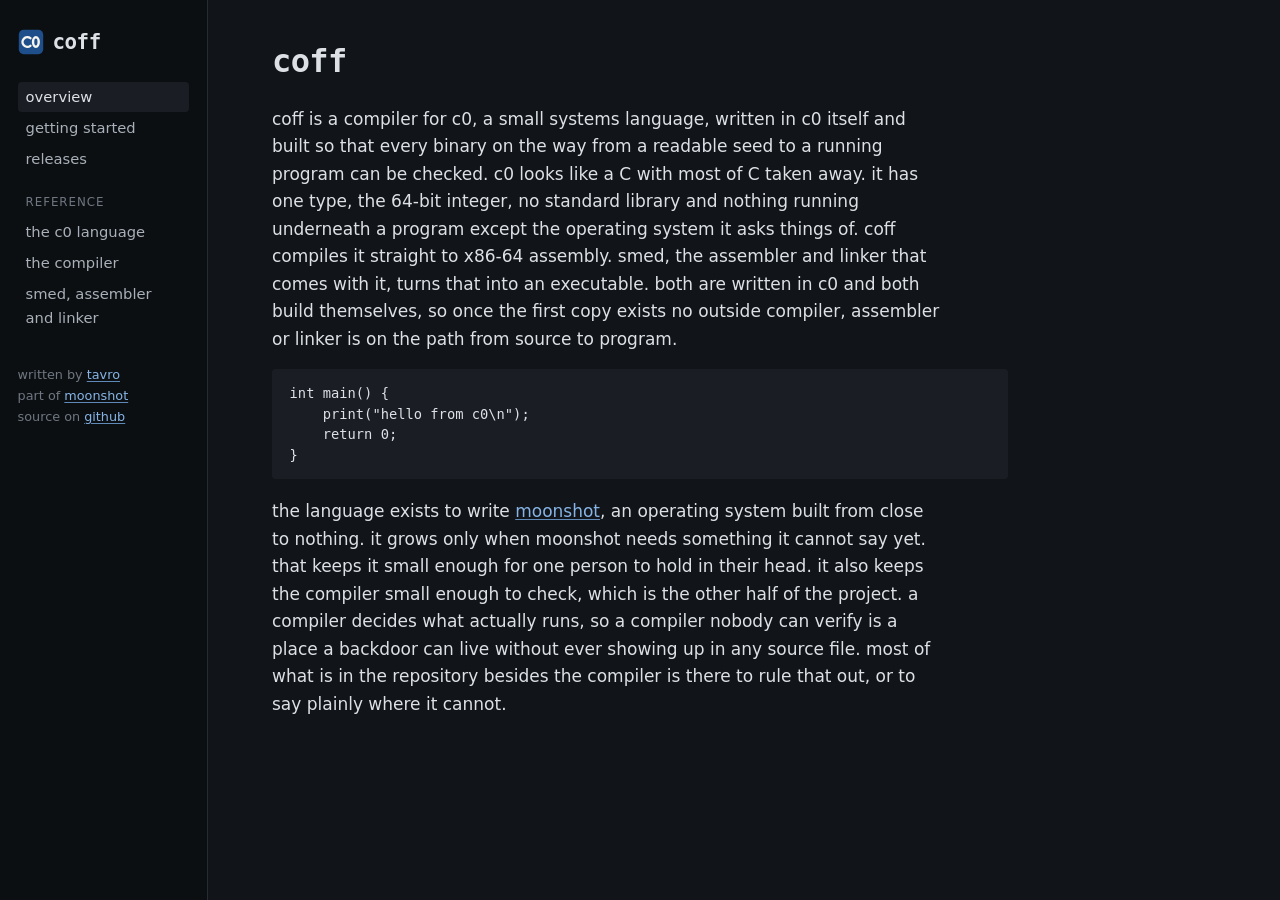
<file: index.html>
<!DOCTYPE html>
<html lang="en">
<head>
<meta charset="UTF-8">
<meta name="viewport" content="width=device-width, initial-scale=1.0">
<title>coff</title>
<meta name="description" content="coff: the self-hosted compiler for c0, its assembler and linker smed, the language reference and the trusting-trust audit that holds the toolchain honest.">
<link rel="icon" href="favicon.svg" type="image/svg+xml">
<link rel="stylesheet" href="style.css">
</head>
<body>
<div class="frame">

<nav class="side" aria-label="contents">
<a class="brand" href="index.html"><img src="favicon.svg" alt="" width="28" height="28">coff</a>
<ul class="toc">
<li><a href="index.html" aria-current="page">overview</a>
</li>
<li><a href="start/index.html">getting started</a>
</li>
<li><a href="releases/index.html">releases</a>
</li>
<li class="group">reference</li>
<li><a href="language/index.html">the c0 language</a>
</li>
<li><a href="compiler/index.html">the compiler</a>
</li>
<li><a href="smed/index.html">smed, assembler and linker</a>
</li>
</ul>
<p class="side-foot">written by <a href="https://tavro.se">tavro</a><br>part of <a href="https://cofflang.github.io/moonshot-website/">moonshot</a><br>source on <a href="https://github.com/cofflang/coff">github</a></p>
</nav>

<main class="page">
<h1>coff</h1>
<p>
  coff is a compiler for c0, a small systems language, written in c0 itself
  and built so that every binary on the way from a readable seed to a running
  program can be checked. c0 looks like a C with most of C taken away. it has
  one type, the 64-bit integer, no standard library and nothing running
  underneath a program except the operating system it asks things of. coff compiles it straight
  to x86-64 assembly. smed, the assembler and linker that comes with it, turns
  that into an executable. both are written in c0 and both build themselves,
  so once the first copy exists no outside compiler, assembler or linker is
  on the path from source to program.
</p>
<pre><code>int main() {
    print("hello from c0\n");
    return 0;
}</code></pre>
<p>
  the language exists to write <a href="https://cofflang.github.io/moonshot-website/">moonshot</a>, an operating
  system built from close to nothing. it grows only when moonshot needs
  something it cannot say yet. that keeps it small enough for one person to
  hold in their head. it also keeps the compiler small enough to check, which
  is the other half of the project. a compiler decides what actually runs, so
  a compiler nobody can verify is a place a backdoor can live without ever
  showing up in any source file. most of what is in the repository besides
  the compiler is there to rule that out, or to say plainly where it cannot.
</p>
</main>

</div>
</body>
</html>
</file>
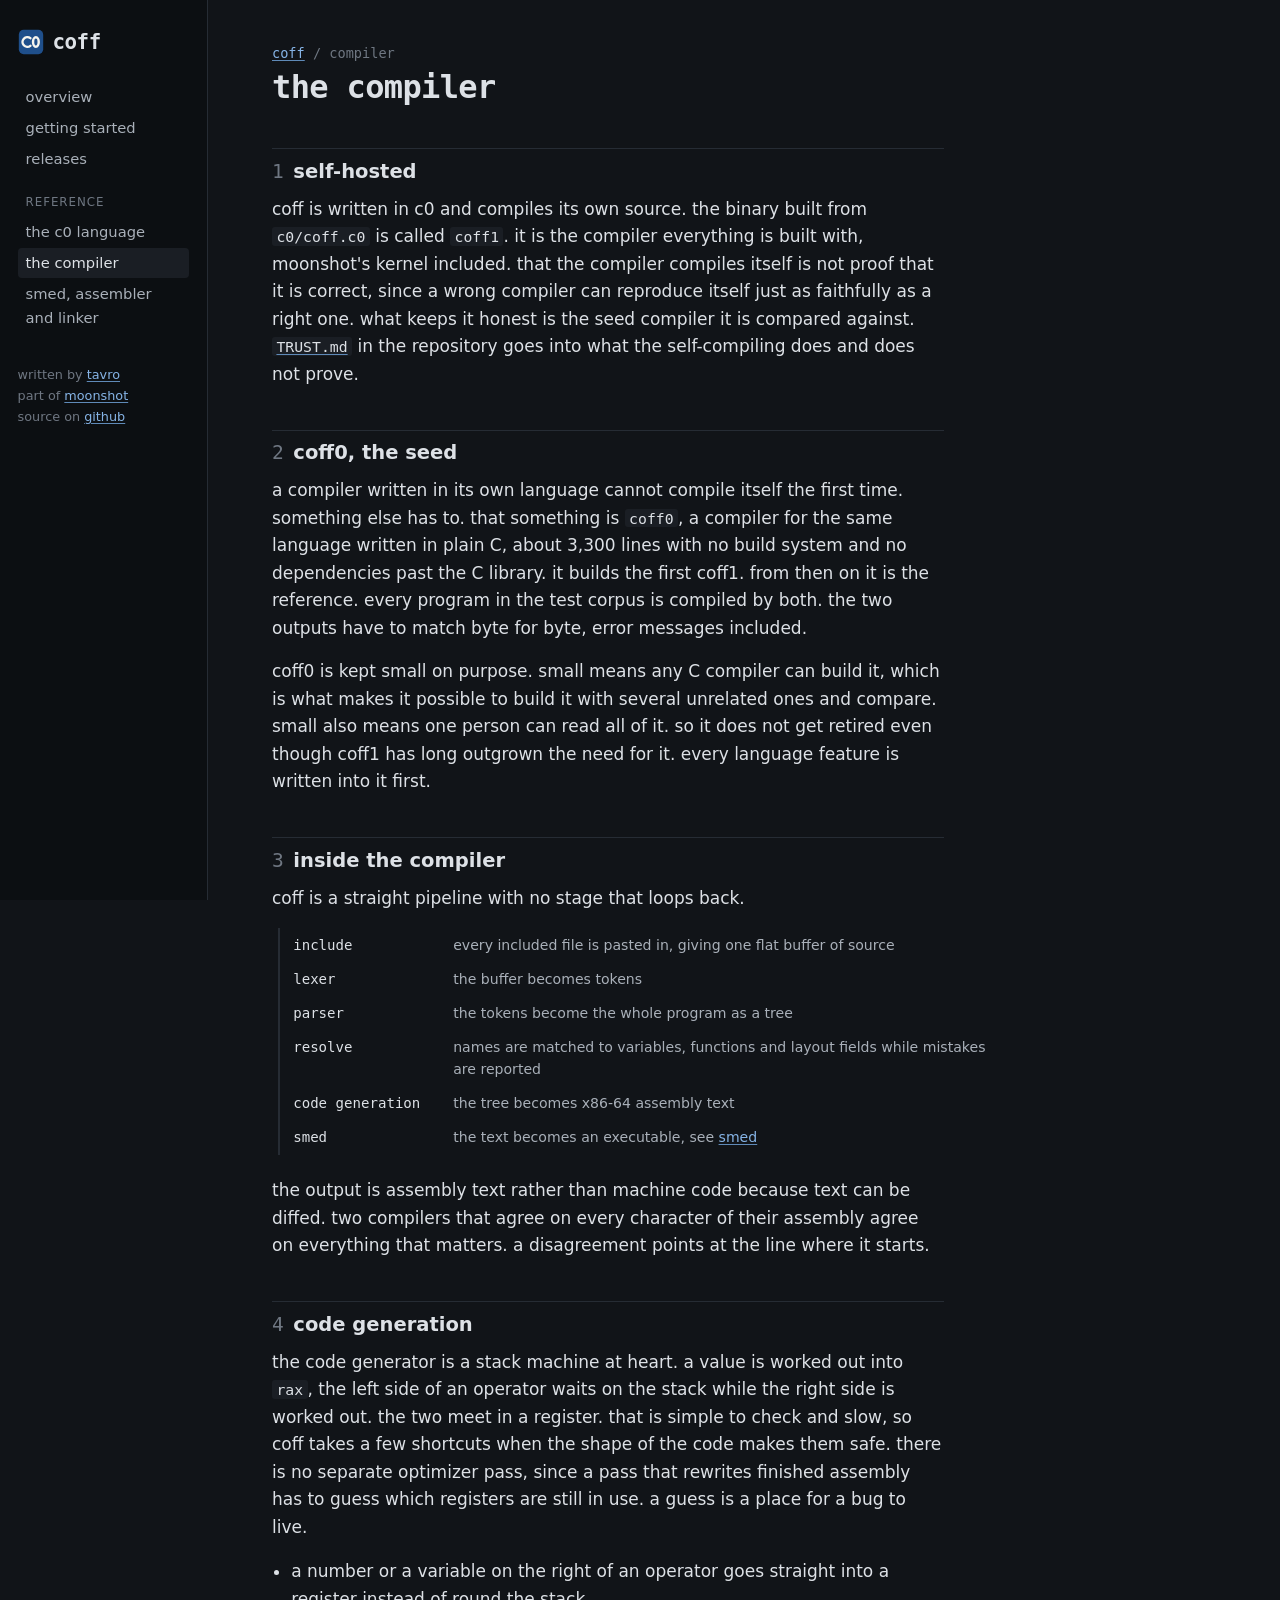
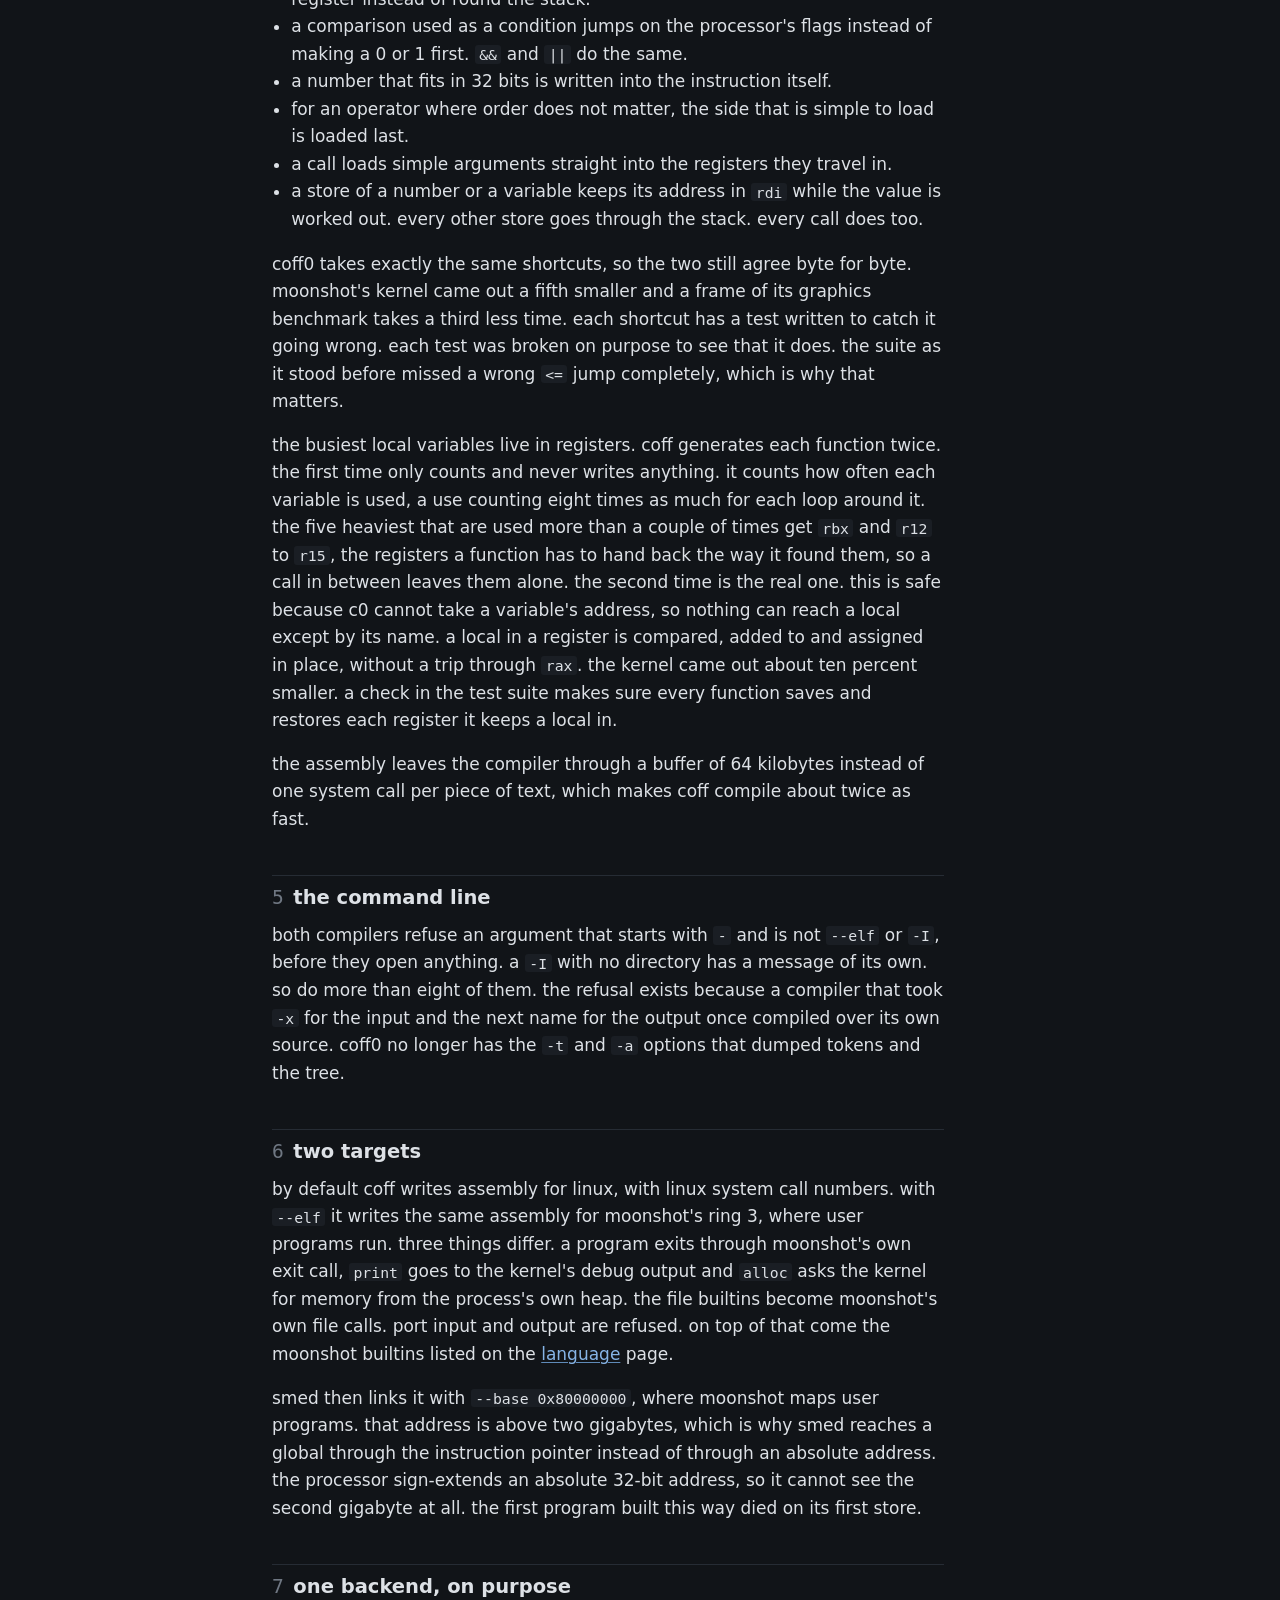
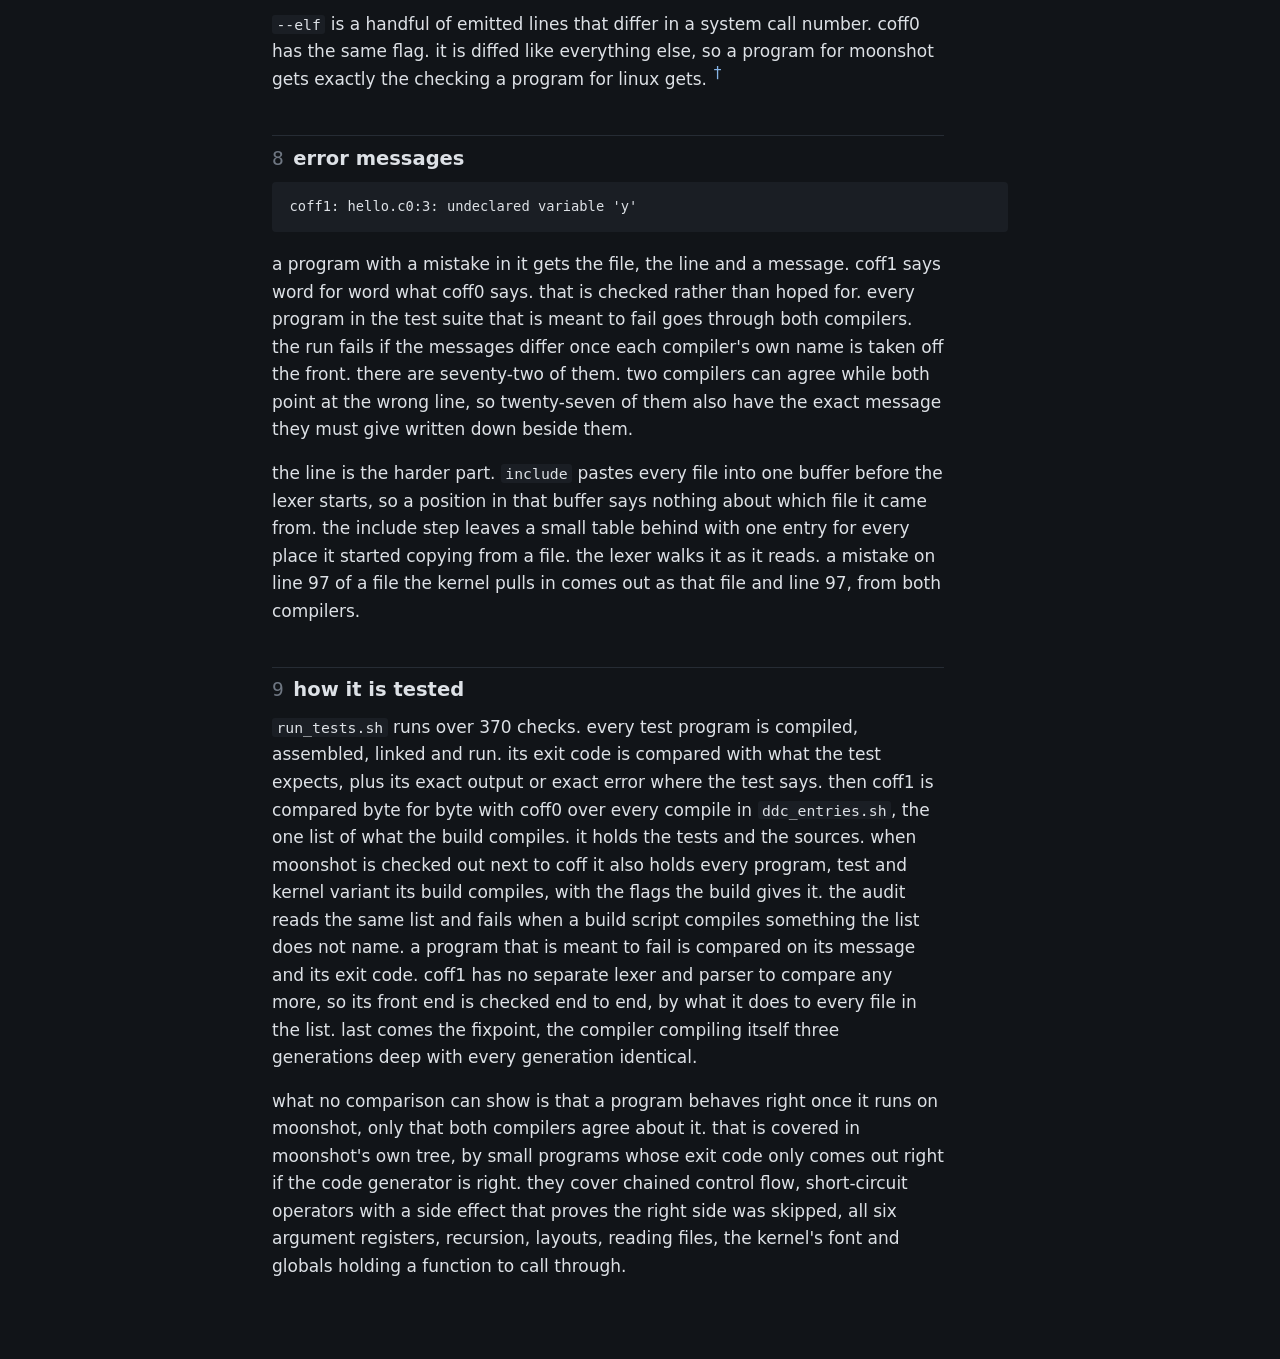
<file: compiler/index.html>
<!DOCTYPE html>
<html lang="en">
<head>
<meta charset="UTF-8">
<meta name="viewport" content="width=device-width, initial-scale=1.0">
<title>coff · the compiler</title>
<meta name="description" content="how coff works: self-hosting, the coff0 seed compiler, the pipeline, code generation, the moonshot target, error messages and testing.">
<link rel="icon" href="../favicon.svg" type="image/svg+xml">
<link rel="stylesheet" href="../style.css">
</head>
<body>
<div class="frame">

<nav class="side" aria-label="contents">
<a class="brand" href="../index.html"><img src="../favicon.svg" alt="" width="28" height="28">coff</a>
<ul class="toc">
<li><a href="../index.html">overview</a>
</li>
<li><a href="../start/index.html">getting started</a>
</li>
<li><a href="../releases/index.html">releases</a>
</li>
<li class="group">reference</li>
<li><a href="../language/index.html">the c0 language</a>
</li>
<li><a href="../compiler/index.html" aria-current="page">the compiler</a>
</li>
<li><a href="../smed/index.html">smed, assembler and linker</a>
</li>
</ul>
<p class="side-foot">written by <a href="https://tavro.se">tavro</a><br>part of <a href="https://cofflang.github.io/moonshot-website/">moonshot</a><br>source on <a href="https://github.com/cofflang/coff">github</a></p>
</nav>

<main class="page">
<p class="crumb"><a href="../index.html">coff</a> / compiler</p>
<h1>the compiler</h1>
<h2 id="self-hosted"><span class="num">1</span>self-hosted</h2>
<p>
  coff is written in c0 and compiles its own source. the binary built from
  <code>c0/coff.c0</code> is called <code>coff1</code>. it is the compiler
  everything is built with, moonshot's kernel included. that the compiler
  compiles itself is not proof that it is correct, since a wrong compiler can
  reproduce itself just as faithfully as a right one. what keeps it honest is
  the seed compiler it is compared against.
  <a href="https://github.com/cofflang/coff/blob/main/TRUST.md"><code>TRUST.md</code></a> in the repository goes into what
  the self-compiling does and does not prove.
</p>

<h2 id="coff0-the-seed"><span class="num">2</span>coff0, the seed</h2>
<p>
  a compiler written in its own language cannot compile itself the first
  time. something else has to. that something is <code>coff0</code>, a
  compiler for the same language written in plain C, about 3,300 lines with no
  build system and no dependencies past the C library. it builds the first
  coff1. from then on it is the reference. every program in the test
  corpus is compiled by both. the two outputs have to match byte for
  byte, error messages included.
</p>
<p>
  coff0 is kept small on purpose. small means any C compiler can build it,
  which is what makes it possible to build it with several unrelated ones and
  compare. small also means one person can read all of it. so it does not get
  retired even though coff1 has long outgrown the need for it. every
  language feature is written into it first.
</p>

<h2 id="inside-the-compiler"><span class="num">3</span>inside the compiler</h2>
<p>
  coff is a straight pipeline with no stage that loops back.
</p>
<ol class="chain">
  <li><span>include</span><span class="what">every included file is pasted in, giving one flat buffer of source</span></li>
  <li><span>lexer</span><span class="what">the buffer becomes tokens</span></li>
  <li><span>parser</span><span class="what">the tokens become the whole program as a tree</span></li>
  <li><span>resolve</span><span class="what">names are matched to variables, functions and layout fields while mistakes are reported</span></li>
  <li><span>code generation</span><span class="what">the tree becomes x86-64 assembly text</span></li>
  <li><span>smed</span><span class="what">the text becomes an executable, see <a href="../smed/index.html">smed</a></span></li>
</ol>
<p>
  the output is assembly text rather than machine code because text can be
  diffed. two compilers that agree on every character of their assembly agree
  on everything that matters. a disagreement points at the line where it
  starts.
</p>

<h2 id="code-generation"><span class="num">4</span>code generation</h2>
<p>
  the code generator is a stack machine at heart. a value is worked out into
  <code>rax</code>, the left side of an operator waits on the stack while the
  right side is worked out. the two meet in a register. that is simple to
  check and slow, so coff takes a few shortcuts when the shape of the code
  makes them safe. there is no separate optimizer pass, since a pass that
  rewrites finished assembly has to guess which registers are still in use.
  a guess is a place for a bug to live.
</p>
<ul class="plain">
  <li>a number or a variable on the right of an operator goes straight into a register instead of round the stack.</li>
  <li>a comparison used as a condition jumps on the processor's flags instead of making a 0 or 1 first. <code>&amp;&amp;</code> and <code>||</code> do the same.</li>
  <li>a number that fits in 32 bits is written into the instruction itself.</li>
  <li>for an operator where order does not matter, the side that is simple to load is loaded last.</li>
  <li>a call loads simple arguments straight into the registers they travel in.</li>
  <li>a store of a number or a variable keeps its address in <code>rdi</code> while the value is worked out. every other store goes through the stack. every call does too.</li>
</ul>
<p>
  coff0 takes exactly the same shortcuts, so the two still agree byte for
  byte. moonshot's kernel came out a fifth smaller and a frame of its graphics
  benchmark takes a third less time. each shortcut has a test written to
  catch it going wrong. each test was broken on purpose to see that it
  does. the suite as it stood before missed a wrong <code>&lt;=</code>
  jump completely, which is why that matters.
</p>
<p>
  the busiest local variables live in registers. coff generates each
  function twice. the first time only counts and never writes anything. it
  counts how often each variable is used, a use counting eight times as much
  for each loop around it. the five heaviest that are used more than a couple
  of times get <code>rbx</code> and
  <code>r12</code> to <code>r15</code>, the registers a function has to hand
  back the way it found them, so a call in between leaves them alone. the
  second time is the real one. this is safe because c0 cannot take a
  variable's address, so nothing can reach a local except by its name. a
  local in a register is compared, added to and assigned in place, without
  a trip through <code>rax</code>. the kernel came out about ten percent smaller. a
  check in the test suite makes sure every function saves and restores each
  register it keeps a local in.
</p>

<p>
  the assembly leaves the compiler through a buffer of 64 kilobytes instead
  of one system call per piece of text, which makes coff compile about twice
  as fast.
</p>

<h2 id="the-command-line"><span class="num">5</span>the command line</h2>
<p>
  both compilers refuse an argument that starts with <code>-</code> and is not
  <code>--elf</code> or <code>-I</code>, before they open anything. a
  <code>-I</code> with no directory has a message of its own. so do more than
  eight of them. the refusal exists because a compiler that took
  <code>-x</code> for the input and the next name for the output once compiled
  over its own source. coff0 no longer has the <code>-t</code> and
  <code>-a</code> options that dumped tokens and the tree.
</p>

<h2 id="two-targets"><span class="num">6</span>two targets</h2>
<p>
  by default coff writes assembly for linux, with linux system call numbers.
  with <code>--elf</code> it writes the same assembly for moonshot's ring 3,
  where user programs run. three things differ. a program exits through
  moonshot's own exit call, <code>print</code> goes to the kernel's debug
  output and <code>alloc</code> asks the kernel for memory from the process's
  own heap. the file builtins become moonshot's own file calls. port input
  and output are refused. on top of that come the moonshot builtins listed on the
  <a href="../language/index.html">language</a> page.
</p>
<p>
  smed then links it with <code>--base 0x80000000</code>, where moonshot maps
  user programs. that address is above two gigabytes, which is why smed
  reaches a global through the instruction pointer instead of through an
  absolute address. the processor sign-extends an absolute 32-bit address, so
  it cannot see the second gigabyte at all. the first program built this
  way died on its first store.
</p>

<h2 id="one-backend-on-purpose"><span class="num">7</span>one backend, on purpose</h2>
<p>
  <code>--elf</code> is a handful of emitted lines that differ in a system call
  number. coff0 has the same flag. it is diffed like everything else, so a
  program for moonshot gets exactly the checking a program for linux gets.<span class="sn"><label class="sn-marker" for="sn-compiler-3">†</label><input type="checkbox" id="sn-compiler-3" class="sn-toggle"><span class="sidenote">it was not always so. coff once had a second backend that wrote machine code byte by byte for moonshot, with its own labels, its own call patching and its own ELF writer. coff0 never had one, so no comparison ever looked at it. the whole test suite proved nothing about the path every ring-3 program took. three silent wrong-code bugs were found in it by eye while the suite stayed green. once smed existed the fix was to delete that backend rather than to test it, which took five hundred lines out of the compiler.</span></span>
</p>

<h2 id="error-messages"><span class="num">8</span>error messages</h2>
<pre><code>coff1: hello.c0:3: undeclared variable 'y'</code></pre>
<p>
  a program with a mistake in it gets the file, the line and a message.
  coff1 says word for word what coff0 says. that is checked rather than hoped
  for. every program in the test suite that is meant to fail goes through both
  compilers. the run fails if the messages differ once each compiler's own
  name is taken off the front. there are seventy-two of them. two compilers
  can agree while both point at the wrong line, so twenty-seven of them also have
  the exact message they must give written down beside them.
</p>
<p>
  the line is the harder part. <code>include</code> pastes every file into one
  buffer before the lexer starts, so a position in that buffer says nothing
  about which file it came from. the include step leaves a small table behind
  with one entry for every place it started copying from a file. the lexer
  walks it as it reads. a mistake on line 97 of a file the kernel pulls in
  comes out as that file and line 97, from both compilers.
</p>

<h2 id="how-it-is-tested"><span class="num">9</span>how it is tested</h2>
<p>
  <code>run_tests.sh</code> runs over 370 checks. every test program
  is compiled, assembled, linked and run. its exit code is compared with
  what the test expects, plus its exact output or exact error where the test
  says. then coff1 is compared byte for byte with coff0 over every compile
  in <code>ddc_entries.sh</code>, the one list of what the build compiles. it
  holds the tests and the sources. when moonshot is checked out next to
  coff it also holds every program, test and kernel variant its build compiles, with the
  flags the build gives it. the audit reads the same list and fails when a
  build script compiles something the list does not name. a program that is
  meant to fail is compared on its message and its exit code. coff1 has no
  separate lexer and parser to compare any more, so its front end is checked
  end to end, by what it does to every file in the list. last comes the
  fixpoint, the compiler compiling itself three generations deep with every
  generation identical.
</p>
<p>
  what no comparison can show is that a program behaves right once it runs on
  moonshot, only that both compilers agree about it. that is covered in
  moonshot's own tree, by small programs whose exit code only comes out right
  if the code generator is right. they cover chained control flow,
  short-circuit operators with a side effect that proves the right side was
  skipped, all six argument registers, recursion, layouts, reading files, the
  kernel's font and globals holding a function to call through.
</p>
</main>

</div>
</body>
</html>
</file>
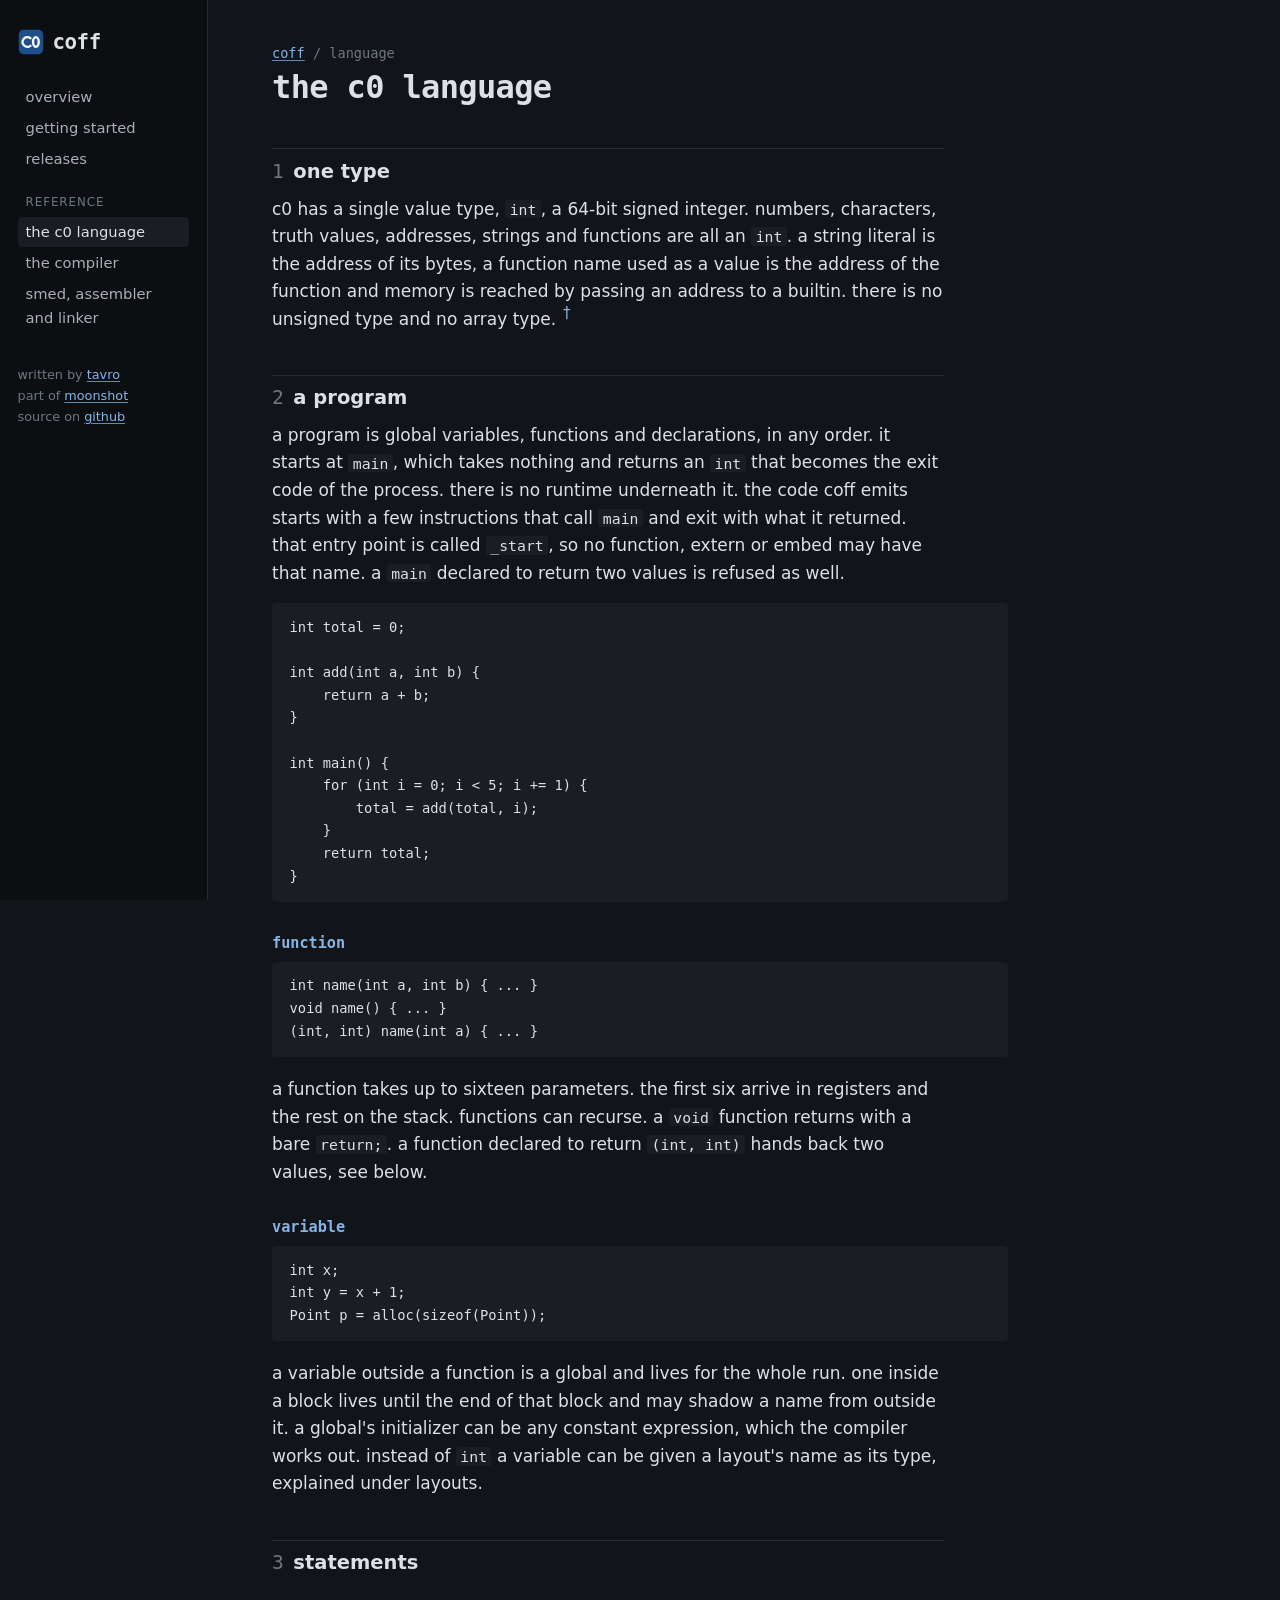
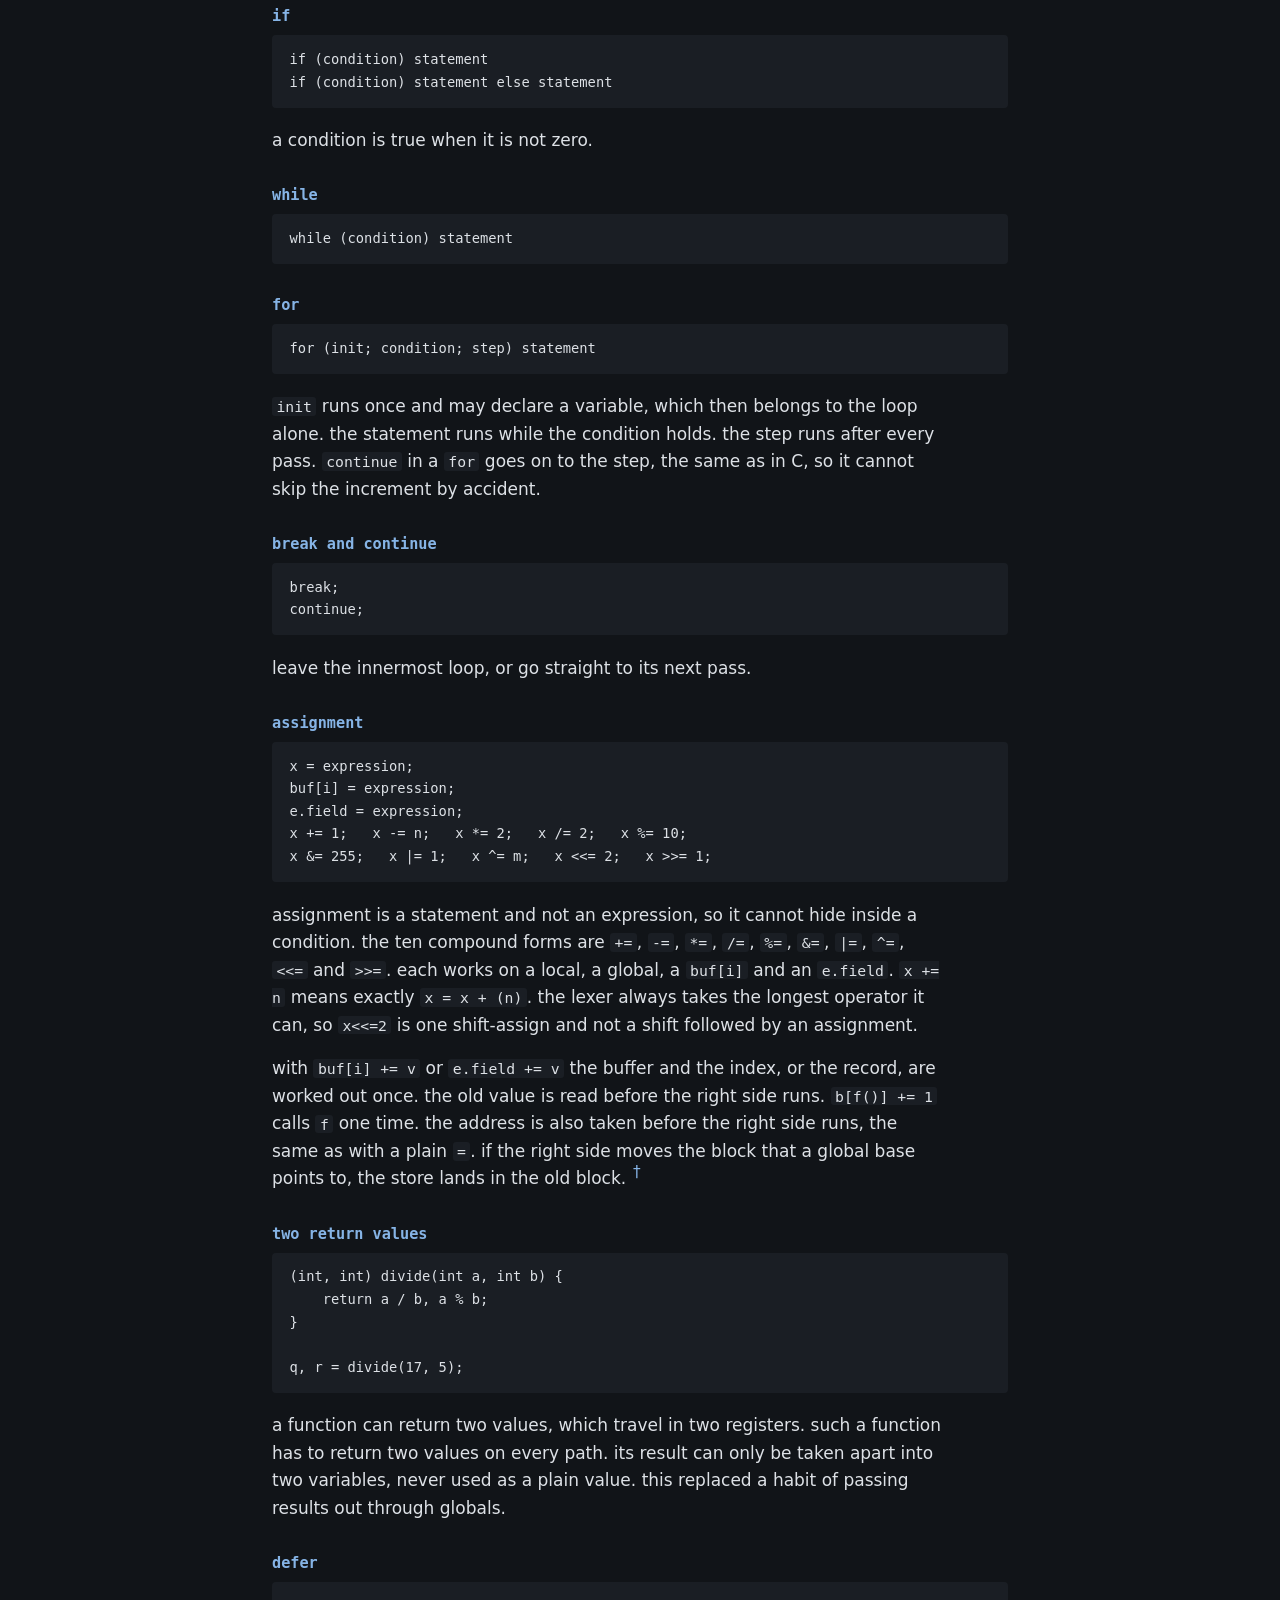
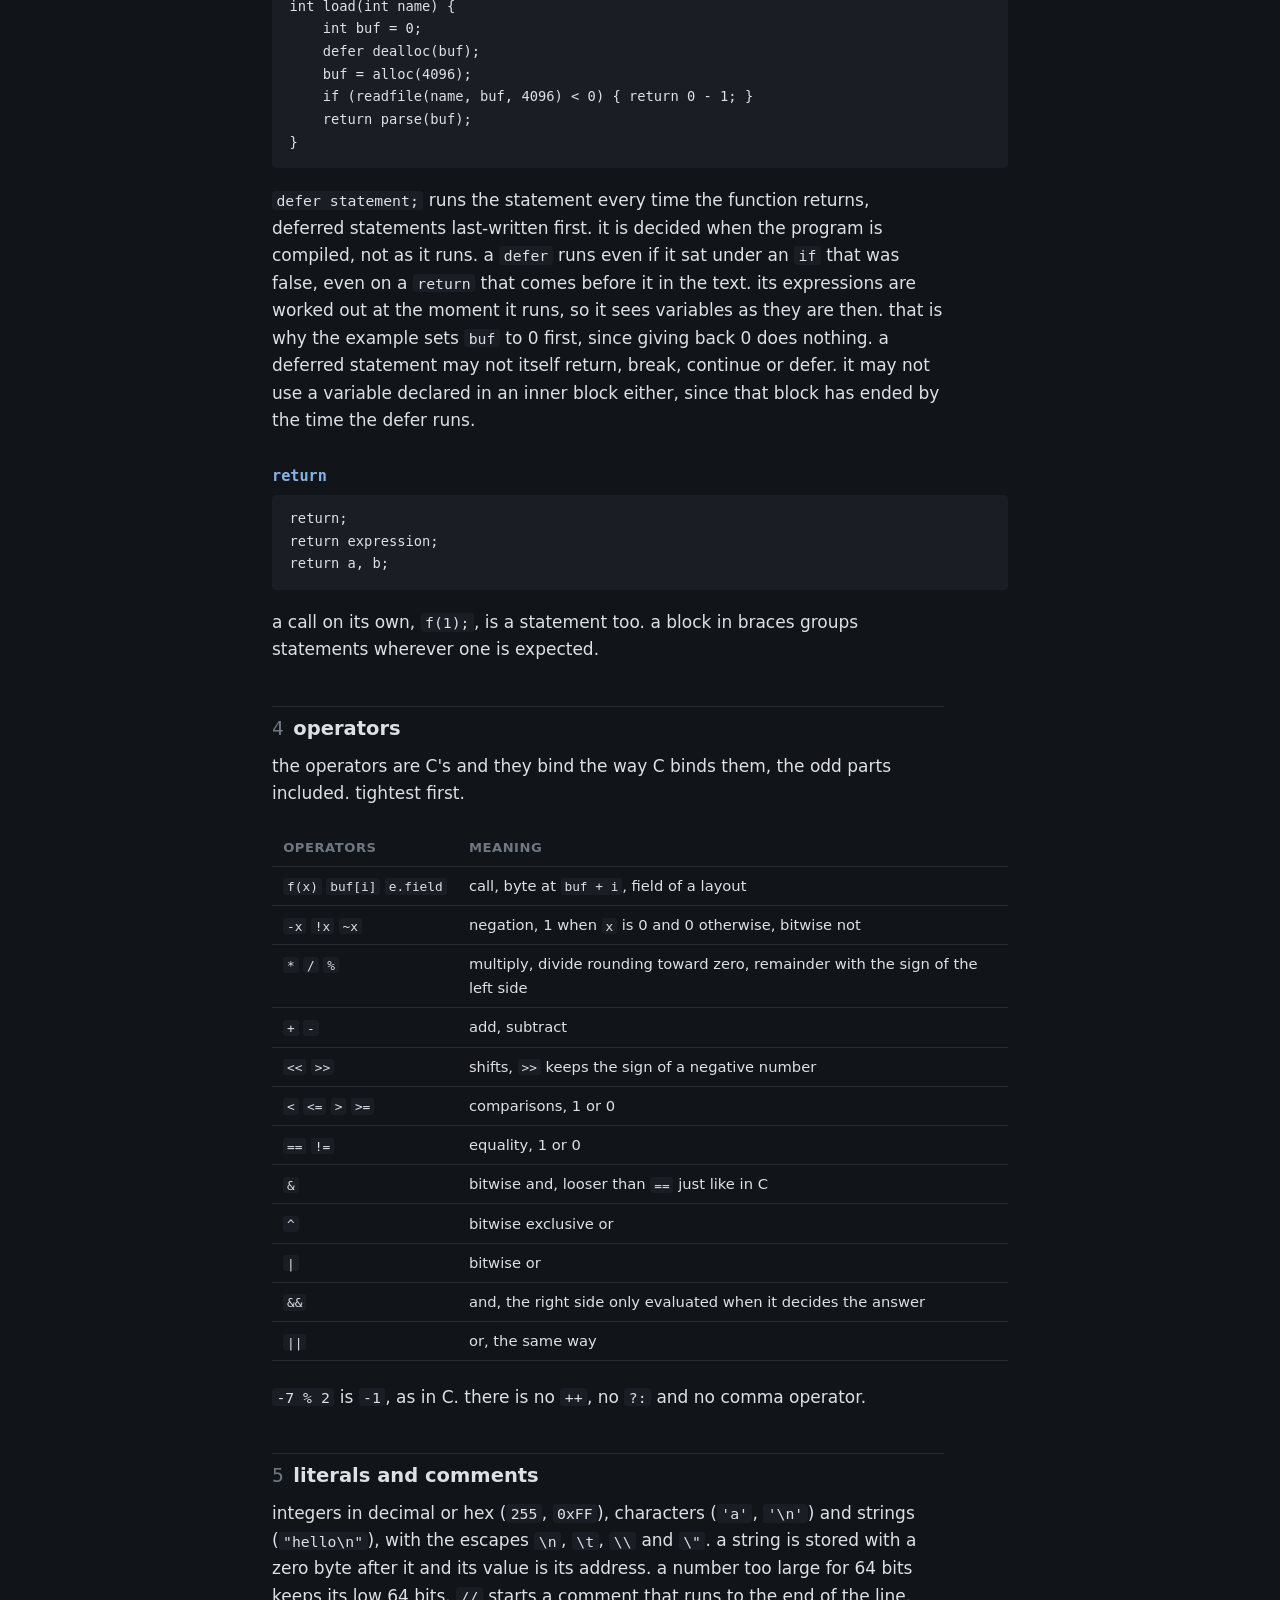
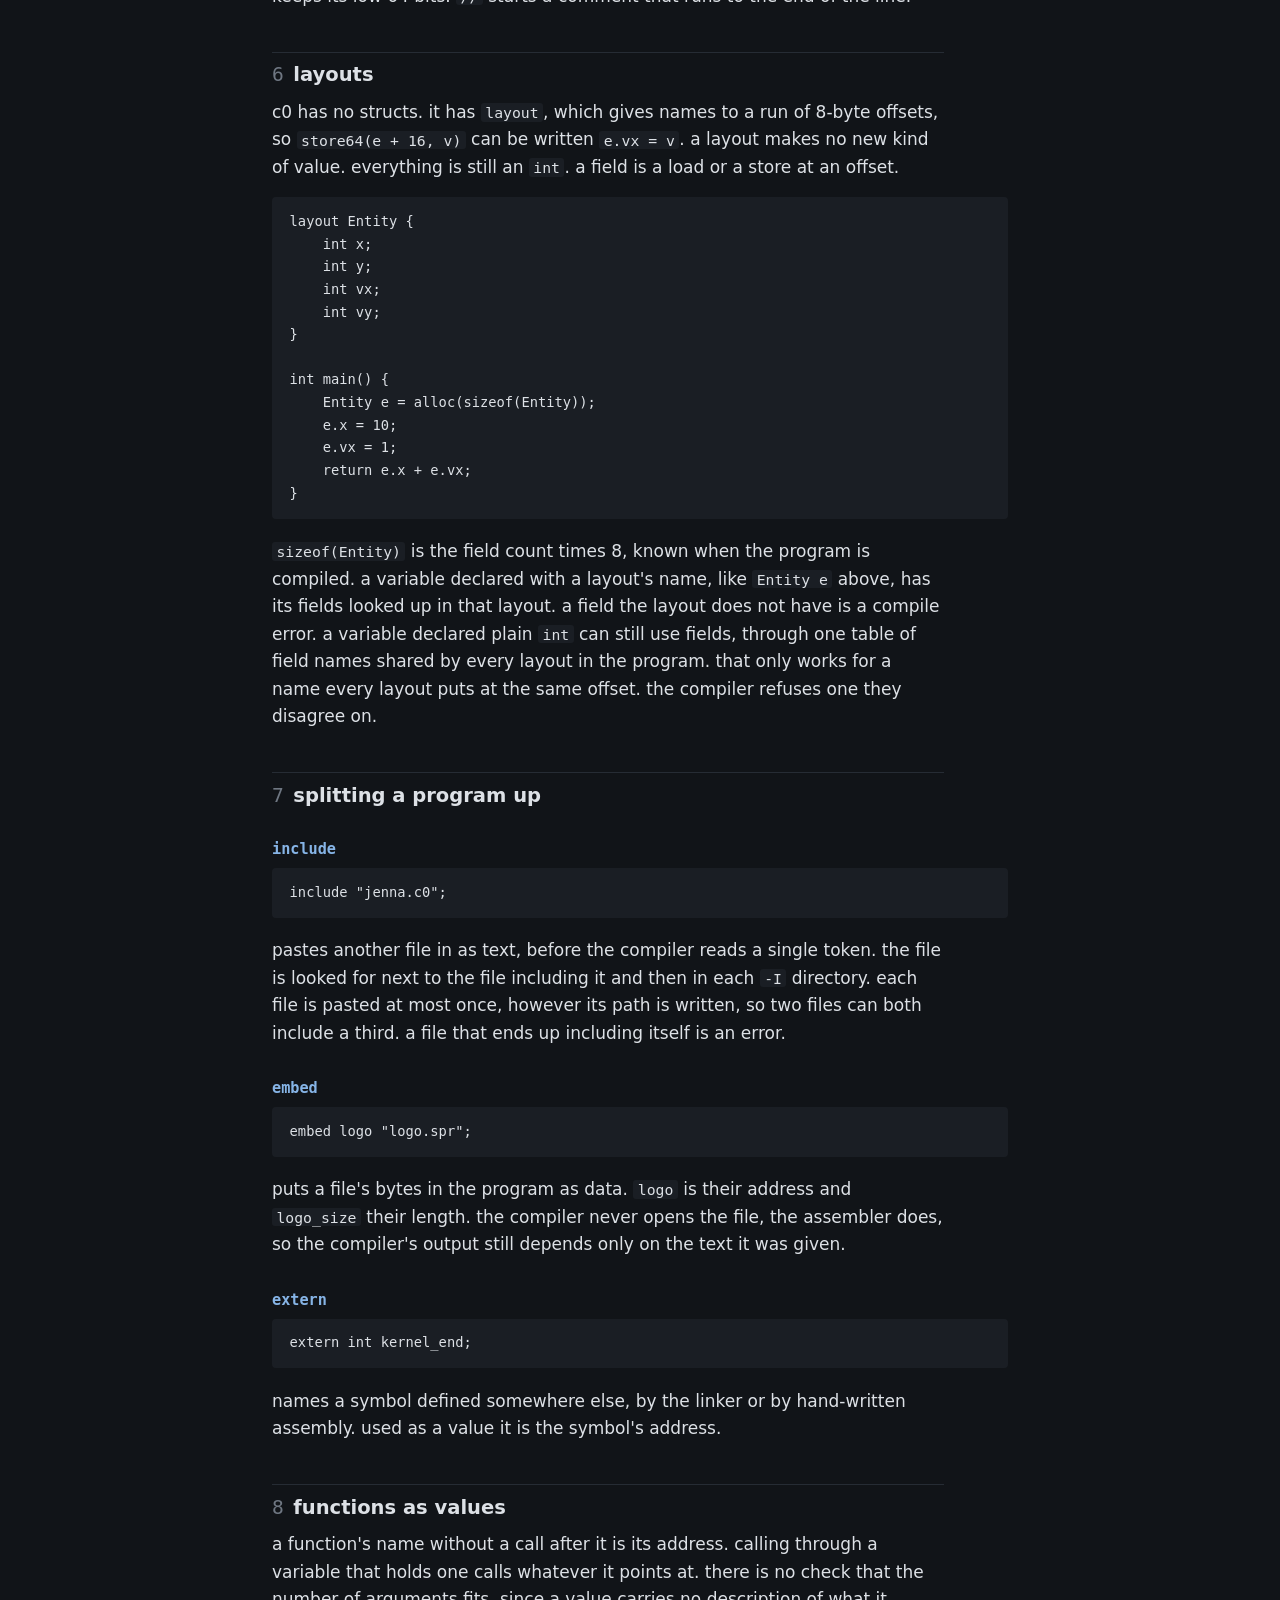
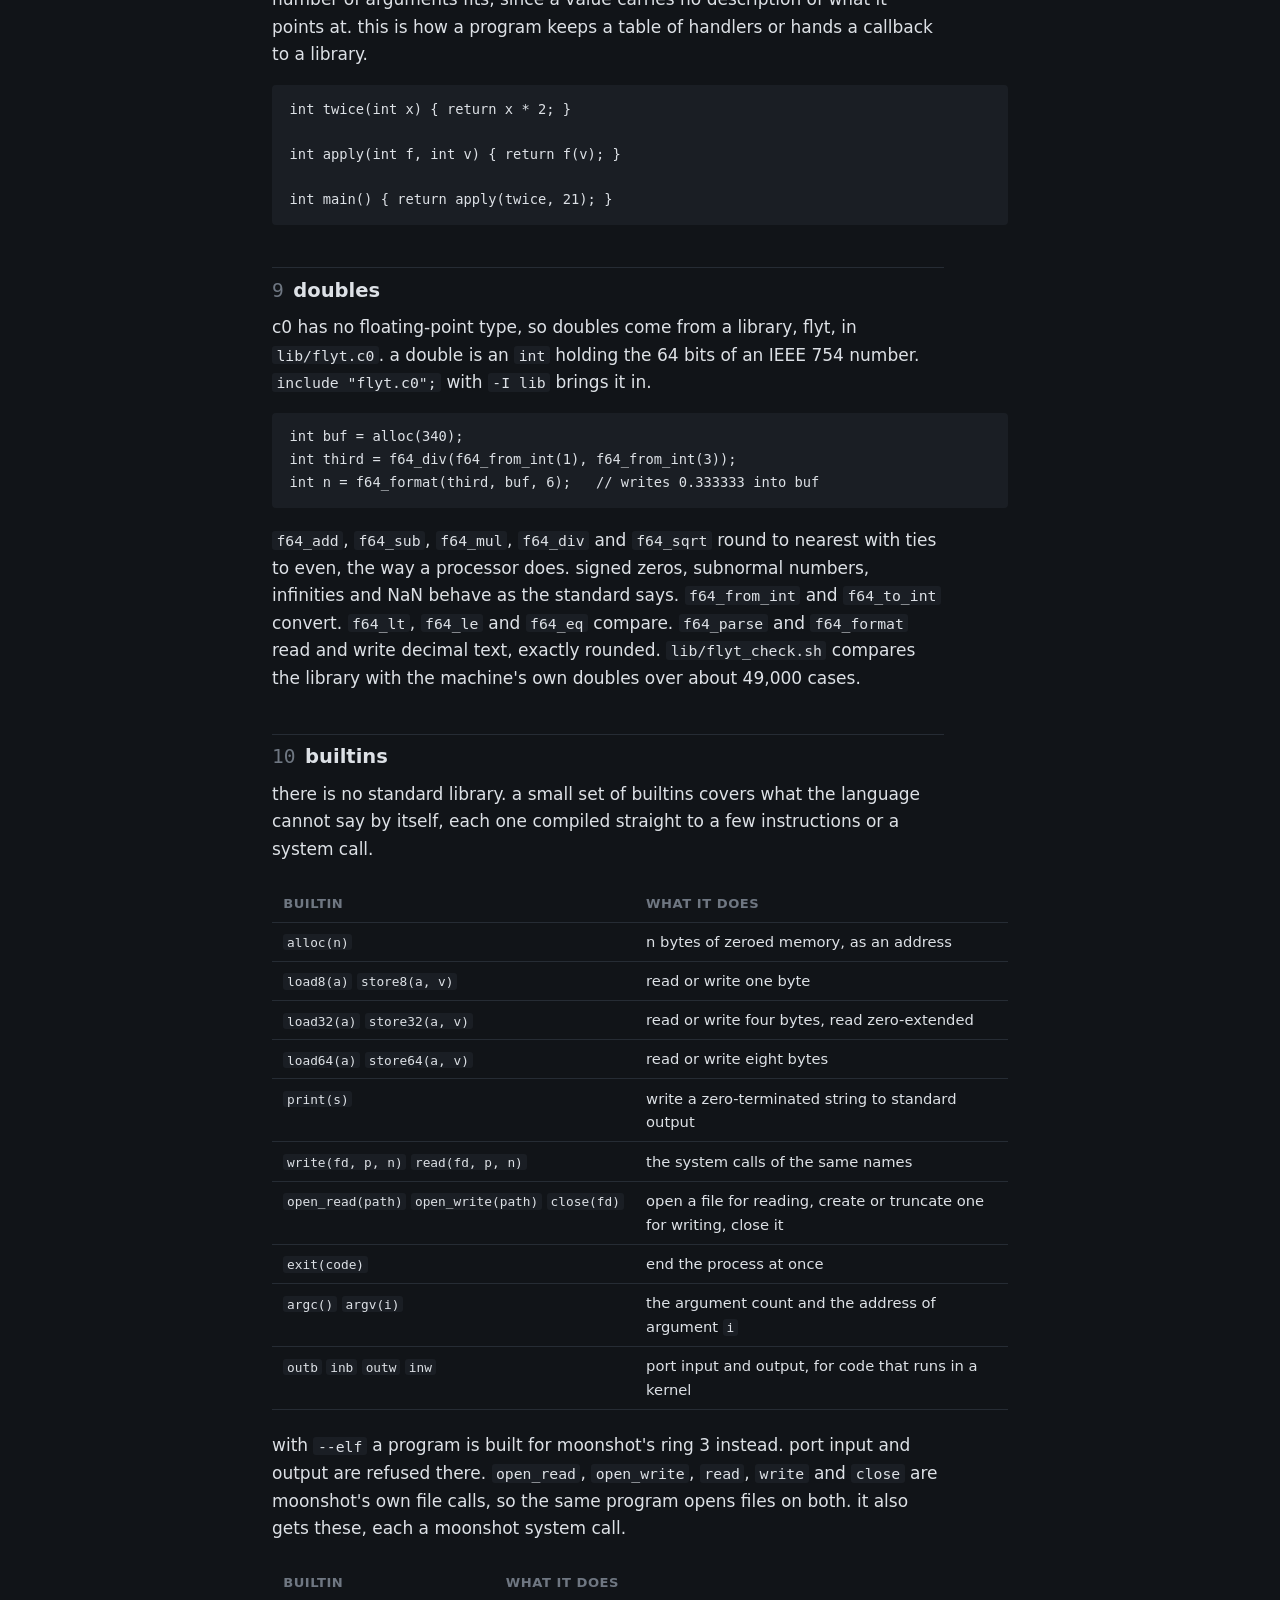
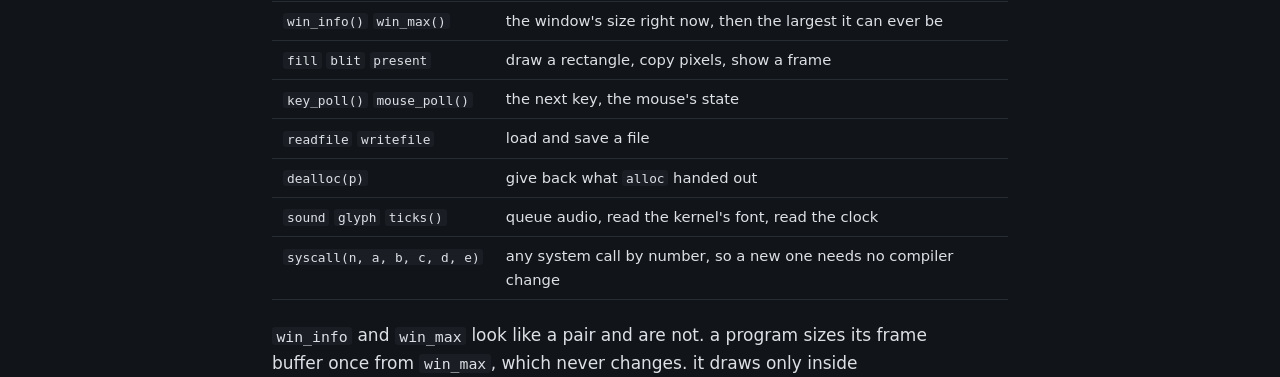
<file: language/index.html>
<!DOCTYPE html>
<html lang="en">
<head>
<meta charset="UTF-8">
<meta name="viewport" content="width=device-width, initial-scale=1.0">
<title>coff · the c0 language</title>
<meta name="description" content="reference for c0: its one type, statements, operators, layouts, includes and every builtin, as of coff v0.8.0.">
<link rel="icon" href="../favicon.svg" type="image/svg+xml">
<link rel="stylesheet" href="../style.css">
</head>
<body>
<div class="frame">

<nav class="side" aria-label="contents">
<a class="brand" href="../index.html"><img src="../favicon.svg" alt="" width="28" height="28">coff</a>
<ul class="toc">
<li><a href="../index.html">overview</a>
</li>
<li><a href="../start/index.html">getting started</a>
</li>
<li><a href="../releases/index.html">releases</a>
</li>
<li class="group">reference</li>
<li><a href="../language/index.html" aria-current="page">the c0 language</a>
</li>
<li><a href="../compiler/index.html">the compiler</a>
</li>
<li><a href="../smed/index.html">smed, assembler and linker</a>
</li>
</ul>
<p class="side-foot">written by <a href="https://tavro.se">tavro</a><br>part of <a href="https://cofflang.github.io/moonshot-website/">moonshot</a><br>source on <a href="https://github.com/cofflang/coff">github</a></p>
</nav>

<main class="page">
<p class="crumb"><a href="../index.html">coff</a> / language</p>
<h1>the c0 language</h1>
<h2 id="one-type"><span class="num">1</span>one type</h2>
<p>
  c0 has a single value type, <code>int</code>, a 64-bit signed integer.
  numbers, characters, truth values, addresses, strings and functions are all
  an <code>int</code>. a string literal is the address of its bytes, a function
  name used as a value is the address of the function and memory is reached by
  passing an address to a builtin. there is no unsigned type and no array type.<span class="sn"><label class="sn-marker" for="sn-language-1">†</label><input type="checkbox" id="sn-language-1" class="sn-toggle"><span class="sidenote">division is signed and rounds toward zero, so code that packs bits into a value keeps them where the sign bit cannot get in the way, or uses the shifts and masks instead of division.</span></span>
</p>

<h2 id="a-program"><span class="num">2</span>a program</h2>
<p>
  a program is global variables, functions and declarations, in any order.
  it starts at <code>main</code>, which takes nothing and returns an
  <code>int</code> that becomes the exit code of the process. there is no
  runtime underneath it. the code coff emits starts with a few instructions
  that call <code>main</code> and exit with what it returned. that entry
  point is called <code>_start</code>, so no function, extern or embed may have
  that name. a <code>main</code> declared to return two values is refused as
  well.
</p>
<pre><code>int total = 0;

int add(int a, int b) {
    return a + b;
}

int main() {
    for (int i = 0; i &lt; 5; i += 1) {
        total = add(total, i);
    }
    return total;
}</code></pre>
<h3>function</h3>
<pre><code>int name(int a, int b) { ... }
void name() { ... }
(int, int) name(int a) { ... }</code></pre>
<p>
  a function takes up to sixteen parameters. the first six arrive in
  registers and the rest on the stack. functions can recurse. a
  <code>void</code> function returns with a bare <code>return;</code>. a
  function declared to return <code>(int, int)</code> hands back two values, see
  below.
</p>
<h3>variable</h3>
<pre><code>int x;
int y = x + 1;
Point p = alloc(sizeof(Point));</code></pre>
<p>
  a variable outside a function is a global and lives for the whole run. one
  inside a block lives until the end of that block and may shadow a name from
  outside it. a global's initializer can be any constant expression, which
  the compiler works out. instead of <code>int</code> a variable can be given a
  layout's name as its type, explained under layouts.
</p>

<h2 id="statements"><span class="num">3</span>statements</h2>
<h3>if</h3>
<pre><code>if (condition) statement
if (condition) statement else statement</code></pre>
<p>a condition is true when it is not zero.</p>
<h3>while</h3>
<pre><code>while (condition) statement</code></pre>
<h3>for</h3>
<pre><code>for (init; condition; step) statement</code></pre>
<p>
  <code>init</code> runs once and may declare a variable, which then belongs to
  the loop alone. the statement runs while the condition holds. the step
  runs after every pass. <code>continue</code> in a <code>for</code> goes on to
  the step, the same as in C, so it cannot skip the increment by accident.
</p>
<h3>break and continue</h3>
<pre><code>break;
continue;</code></pre>
<p>leave the innermost loop, or go straight to its next pass.</p>
<h3>assignment</h3>
<pre><code>x = expression;
buf[i] = expression;
e.field = expression;
x += 1;   x -= n;   x *= 2;   x /= 2;   x %= 10;
x &amp;= 255;   x |= 1;   x ^= m;   x &lt;&lt;= 2;   x &gt;&gt;= 1;</code></pre>
<p>
  assignment is a statement and not an expression, so it cannot hide inside
  a condition. the ten compound forms are <code>+=</code>, <code>-=</code>,
  <code>*=</code>, <code>/=</code>, <code>%=</code>, <code>&amp;=</code>,
  <code>|=</code>, <code>^=</code>, <code>&lt;&lt;=</code> and
  <code>&gt;&gt;=</code>. each works on a local, a global, a
  <code>buf[i]</code> and an <code>e.field</code>. <code>x += n</code> means exactly
  <code>x = x + (n)</code>. the lexer always takes the longest operator it can,
  so <code>x&lt;&lt;=2</code> is one shift-assign and not a shift followed by
  an assignment.
</p>
<p>
  with <code>buf[i] += v</code> or <code>e.field += v</code> the buffer and the
  index, or the record, are worked out once. the old value is read before
  the right side runs. <code>b[f()] += 1</code> calls <code>f</code> one time.
  the address is also taken before the right side runs, the same as with a
  plain <code>=</code>. if the right side moves the block that a global base
  points to, the store lands in the old block.<span class="sn"><label class="sn-marker" for="sn-language-1">†</label><input type="checkbox" id="sn-language-1" class="sn-toggle"><span class="sidenote">before v0.8.0 <code>b[f()] += 1</code> called <code>f</code> twice.</span></span>
</p>
<h3>two return values</h3>
<pre><code>(int, int) divide(int a, int b) {
    return a / b, a % b;
}

q, r = divide(17, 5);</code></pre>
<p>
  a function can return two values, which travel in two registers. such a
  function has to return two values on every path. its result can only be
  taken apart into two variables, never used as a plain value. this replaced
  a habit of passing results out through globals.
</p>
<h3>defer</h3>
<pre><code>int load(int name) {
    int buf = 0;
    defer dealloc(buf);
    buf = alloc(4096);
    if (readfile(name, buf, 4096) &lt; 0) { return 0 - 1; }
    return parse(buf);
}</code></pre>
<p>
  <code>defer statement;</code> runs the statement every time the function
  returns, deferred statements last-written first. it is decided when the
  program is compiled, not as it runs. a <code>defer</code> runs even if it sat
  under an <code>if</code> that was false, even on a <code>return</code>
  that comes before it in the text. its expressions are worked out at the
  moment it runs, so it sees variables as they are then. that is why the
  example sets <code>buf</code> to 0 first, since giving back 0 does nothing.
  a deferred statement may not itself return, break, continue or defer. it
  may not use a variable declared in an inner block either, since that block
  has ended by the time the defer runs.
</p>
<h3>return</h3>
<pre><code>return;
return expression;
return a, b;</code></pre>
<p>
  a call on its own, <code>f(1);</code>, is a statement too. a block in
  braces groups statements wherever one is expected.
</p>

<h2 id="operators"><span class="num">4</span>operators</h2>
<p>
  the operators are C's and they bind the way C binds them, the odd parts
  included. tightest first.
</p>
<div class="table-wrap">
<table>
  <tr><th>operators</th><th>meaning</th></tr>
  <tr><td><code>f(x)</code> <code>buf[i]</code> <code>e.field</code></td><td>call, byte at <code>buf + i</code>, field of a layout</td></tr>
  <tr><td><code>-x</code> <code>!x</code> <code>~x</code></td><td>negation, 1 when <code>x</code> is 0 and 0 otherwise, bitwise not</td></tr>
  <tr><td><code>*</code> <code>/</code> <code>%</code></td><td>multiply, divide rounding toward zero, remainder with the sign of the left side</td></tr>
  <tr><td><code>+</code> <code>-</code></td><td>add, subtract</td></tr>
  <tr><td><code>&lt;&lt;</code> <code>&gt;&gt;</code></td><td>shifts, <code>&gt;&gt;</code> keeps the sign of a negative number</td></tr>
  <tr><td><code>&lt;</code> <code>&lt;=</code> <code>&gt;</code> <code>&gt;=</code></td><td>comparisons, 1 or 0</td></tr>
  <tr><td><code>==</code> <code>!=</code></td><td>equality, 1 or 0</td></tr>
  <tr><td><code>&amp;</code></td><td>bitwise and, looser than <code>==</code> just like in C</td></tr>
  <tr><td><code>^</code></td><td>bitwise exclusive or</td></tr>
  <tr><td><code>|</code></td><td>bitwise or</td></tr>
  <tr><td><code>&amp;&amp;</code></td><td>and, the right side only evaluated when it decides the answer</td></tr>
  <tr><td><code>||</code></td><td>or, the same way</td></tr>
</table>
</div>
<p>
  <code>-7 % 2</code> is <code>-1</code>, as in C. there is no
  <code>++</code>, no <code>?:</code> and no comma operator.
</p>

<h2 id="literals-and-comments"><span class="num">5</span>literals and comments</h2>
<p>
  integers in decimal or hex (<code>255</code>, <code>0xFF</code>), characters
  (<code>'a'</code>, <code>'\n'</code>) and strings
  (<code>"hello\n"</code>), with the escapes <code>\n</code>, <code>\t</code>,
  <code>\\</code> and <code>\"</code>. a string is stored
  with a zero byte after it and its value is its address.
  a number too large for 64 bits keeps its low 64 bits.
  <code>//</code> starts a comment that runs to the end of the line.
</p>

<h2 id="layouts"><span class="num">6</span>layouts</h2>
<p>
  c0 has no structs. it has <code>layout</code>, which gives names to a run of
  8-byte offsets, so <code>store64(e + 16, v)</code> can be written
  <code>e.vx = v</code>. a layout makes no new kind of value. everything is
  still an <code>int</code>. a field is a load or a store at an offset.
</p>
<pre><code>layout Entity {
    int x;
    int y;
    int vx;
    int vy;
}

int main() {
    Entity e = alloc(sizeof(Entity));
    e.x = 10;
    e.vx = 1;
    return e.x + e.vx;
}</code></pre>
<p>
  <code>sizeof(Entity)</code> is the field count times 8, known when the
  program is compiled. a variable declared with a layout's name, like
  <code>Entity e</code> above, has its fields looked up in that layout. a
  field the layout does not have is a compile error. a variable declared
  plain <code>int</code> can still use fields, through one table of field names
  shared by every layout in the program. that only works for a name every
  layout puts at the same offset. the compiler refuses one they disagree
  on.
</p>

<h2 id="splitting-a-program-up"><span class="num">7</span>splitting a program up</h2>
<h3>include</h3>
<pre><code>include "jenna.c0";</code></pre>
<p>
  pastes another file in as text, before the compiler reads a single token.
  the file is looked for next to the file including it and then in each
  <code>-I</code> directory. each file is pasted at most once, however its path is
  written, so two files can both include a third. a file that ends up including itself is an error.
</p>
<h3>embed</h3>
<pre><code>embed logo "logo.spr";</code></pre>
<p>
  puts a file's bytes in the program as data. <code>logo</code> is their
  address and <code>logo_size</code> their length. the compiler never opens the
  file, the assembler does, so the compiler's output still depends only on the
  text it was given.
</p>
<h3>extern</h3>
<pre><code>extern int kernel_end;</code></pre>
<p>
  names a symbol defined somewhere else, by the linker or by hand-written
  assembly. used as a value it is the symbol's address.
</p>

<h2 id="functions-as-values"><span class="num">8</span>functions as values</h2>
<p>
  a function's name without a call after it is its address. calling
  through a variable that holds one calls whatever it points at. there is no
  check that the number of arguments fits, since a value carries no
  description of what it points at. this is how a program keeps a table of
  handlers or hands a callback to a library.
</p>
<pre><code>int twice(int x) { return x * 2; }

int apply(int f, int v) { return f(v); }

int main() { return apply(twice, 21); }</code></pre>

<h2 id="doubles"><span class="num">9</span>doubles</h2>
<p>
  c0 has no floating-point type, so doubles come from a library, flyt, in
  <code>lib/flyt.c0</code>. a double is an <code>int</code> holding the 64 bits
  of an IEEE 754 number. <code>include "flyt.c0";</code> with
  <code>-I lib</code> brings it in.
</p>
<pre><code>int buf = alloc(340);
int third = f64_div(f64_from_int(1), f64_from_int(3));
int n = f64_format(third, buf, 6);   // writes 0.333333 into buf</code></pre>
<p>
  <code>f64_add</code>, <code>f64_sub</code>, <code>f64_mul</code>,
  <code>f64_div</code> and <code>f64_sqrt</code> round to nearest with ties to
  even, the way a processor does. signed zeros, subnormal numbers, infinities
  and NaN behave as the standard says. <code>f64_from_int</code> and
  <code>f64_to_int</code> convert. <code>f64_lt</code>, <code>f64_le</code> and
  <code>f64_eq</code> compare. <code>f64_parse</code> and
  <code>f64_format</code> read and write decimal text, exactly rounded.
  <code>lib/flyt_check.sh</code> compares the library with the machine's own
  doubles over about 49,000 cases.
</p>

<h2 id="builtins"><span class="num">10</span>builtins</h2>
<p>
  there is no standard library. a small set of builtins covers what the
  language cannot say by itself, each one compiled straight to a few
  instructions or a system call.
</p>
<div class="table-wrap">
<table>
  <tr><th>builtin</th><th>what it does</th></tr>
  <tr><td><code>alloc(n)</code></td><td>n bytes of zeroed memory, as an address</td></tr>
  <tr><td><code>load8(a)</code> <code>store8(a, v)</code></td><td>read or write one byte</td></tr>
  <tr><td><code>load32(a)</code> <code>store32(a, v)</code></td><td>read or write four bytes, read zero-extended</td></tr>
  <tr><td><code>load64(a)</code> <code>store64(a, v)</code></td><td>read or write eight bytes</td></tr>
  <tr><td><code>print(s)</code></td><td>write a zero-terminated string to standard output</td></tr>
  <tr><td><code>write(fd, p, n)</code> <code>read(fd, p, n)</code></td><td>the system calls of the same names</td></tr>
  <tr><td><code>open_read(path)</code> <code>open_write(path)</code> <code>close(fd)</code></td><td>open a file for reading, create or truncate one for writing, close it</td></tr>
  <tr><td><code>exit(code)</code></td><td>end the process at once</td></tr>
  <tr><td><code>argc()</code> <code>argv(i)</code></td><td>the argument count and the address of argument <code>i</code></td></tr>
  <tr><td><code>outb</code> <code>inb</code> <code>outw</code> <code>inw</code></td><td>port input and output, for code that runs in a kernel</td></tr>
</table>
</div>
<p>
  with <code>--elf</code> a program is built for moonshot's ring 3 instead.
  port input and output are refused there. <code>open_read</code>,
  <code>open_write</code>, <code>read</code>, <code>write</code> and
  <code>close</code> are moonshot's own file calls, so the same program opens
  files on both. it also gets these, each a moonshot system call.
</p>
<div class="table-wrap">
<table>
  <tr><th>builtin</th><th>what it does</th></tr>
  <tr><td><code>win_info()</code> <code>win_max()</code></td><td>the window's size right now, then the largest it can ever be</td></tr>
  <tr><td><code>fill</code> <code>blit</code> <code>present</code></td><td>draw a rectangle, copy pixels, show a frame</td></tr>
  <tr><td><code>key_poll()</code> <code>mouse_poll()</code></td><td>the next key, the mouse's state</td></tr>
  <tr><td><code>readfile</code> <code>writefile</code></td><td>load and save a file</td></tr>
  <tr><td><code>dealloc(p)</code></td><td>give back what <code>alloc</code> handed out</td></tr>
  <tr><td><code>sound</code> <code>glyph</code> <code>ticks()</code></td><td>queue audio, read the kernel's font, read the clock</td></tr>
  <tr><td><code>syscall(n, a, b, c, d, e)</code></td><td>any system call by number, so a new one needs no compiler change</td></tr>
</table>
</div>
<p>
  <code>win_info</code> and <code>win_max</code> look like a pair and are not.
  a program sizes its frame buffer once from <code>win_max</code>, which never
  changes. it draws only inside <code>win_info</code>, which changes whenever
  the window manager rearranges the screen.
</p>
</main>

</div>
</body>
</html>
</file>
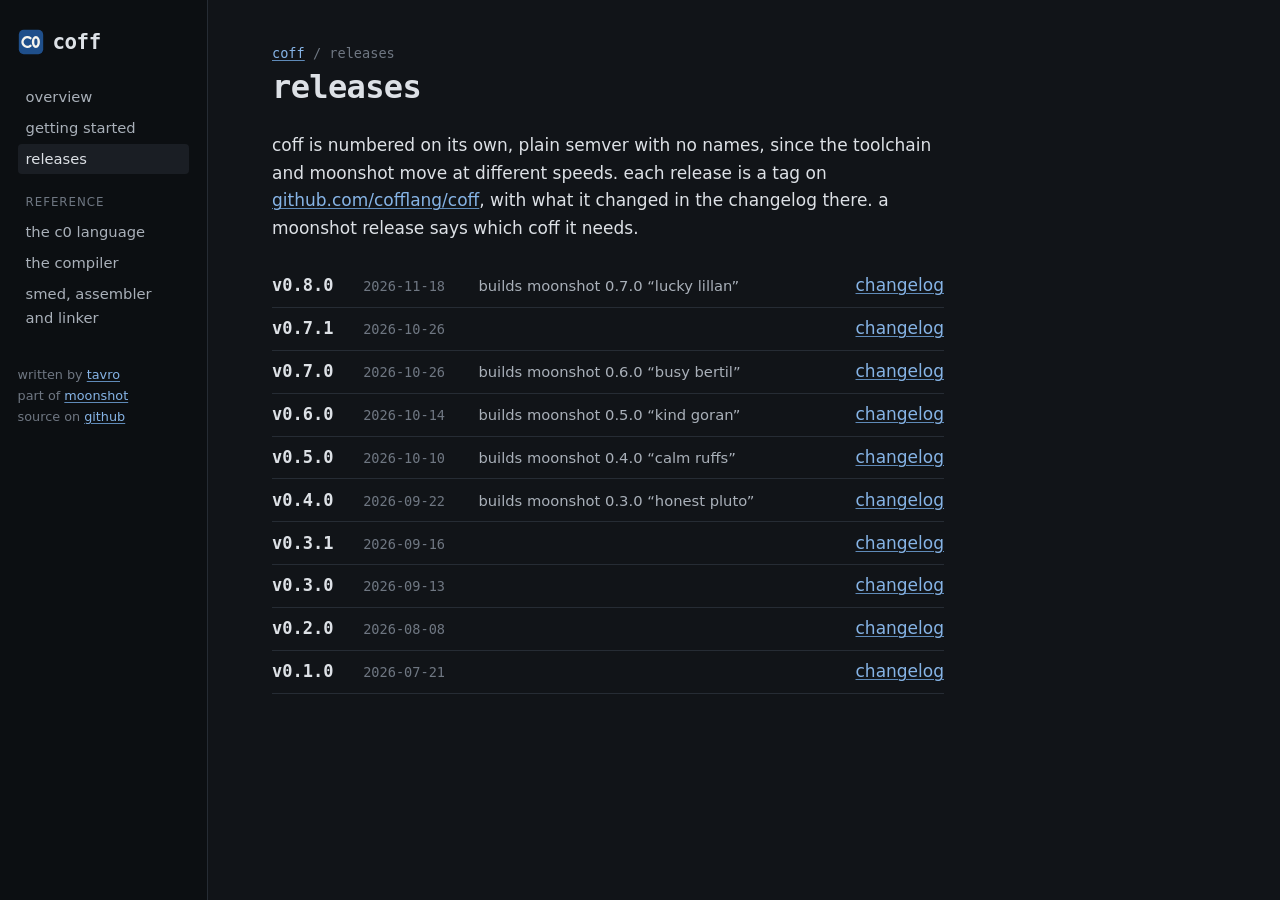
<file: releases/index.html>
<!DOCTYPE html>
<html lang="en">
<head>
<meta charset="UTF-8">
<meta name="viewport" content="width=device-width, initial-scale=1.0">
<title>coff · releases</title>
<meta name="description" content="coff release history from v0.1.0, each version with a link to its changelog on github.">
<link rel="icon" href="../favicon.svg" type="image/svg+xml">
<link rel="stylesheet" href="../style.css">
</head>
<body>
<div class="frame">

<nav class="side" aria-label="contents">
<a class="brand" href="../index.html"><img src="../favicon.svg" alt="" width="28" height="28">coff</a>
<ul class="toc">
<li><a href="../index.html">overview</a>
</li>
<li><a href="../start/index.html">getting started</a>
</li>
<li><a href="../releases/index.html" aria-current="page">releases</a>
</li>
<li class="group">reference</li>
<li><a href="../language/index.html">the c0 language</a>
</li>
<li><a href="../compiler/index.html">the compiler</a>
</li>
<li><a href="../smed/index.html">smed, assembler and linker</a>
</li>
</ul>
<p class="side-foot">written by <a href="https://tavro.se">tavro</a><br>part of <a href="https://cofflang.github.io/moonshot-website/">moonshot</a><br>source on <a href="https://github.com/cofflang/coff">github</a></p>
</nav>

<main class="page">
<p class="crumb"><a href="../index.html">coff</a> / releases</p>
<h1>releases</h1>
<p>
  coff is numbered on its own, plain semver with no names, since the toolchain
  and moonshot move at different speeds. each release is a tag on
  <a href="https://github.com/cofflang/coff/releases">github.com/cofflang/coff</a>,
  with what it changed in the changelog there. a moonshot release says which
  coff it needs.
</p>

<ul class="releases">
<li><span class="ver">v0.8.0</span> <span class="date">2026-11-18</span> <span class="for">builds moonshot 0.7.0 &ldquo;lucky lillan&rdquo;</span> <a href="https://github.com/cofflang/coff/releases/tag/v0.8.0">changelog</a></li>
<li><span class="ver">v0.7.1</span> <span class="date">2026-10-26</span> <a href="https://github.com/cofflang/coff/releases/tag/v0.7.1">changelog</a></li>
<li><span class="ver">v0.7.0</span> <span class="date">2026-10-26</span> <span class="for">builds moonshot 0.6.0 &ldquo;busy bertil&rdquo;</span> <a href="https://github.com/cofflang/coff/releases/tag/v0.7.0">changelog</a></li>
<li><span class="ver">v0.6.0</span> <span class="date">2026-10-14</span> <span class="for">builds moonshot 0.5.0 &ldquo;kind goran&rdquo;</span> <a href="https://github.com/cofflang/coff/releases/tag/v0.6.0">changelog</a></li>
<li><span class="ver">v0.5.0</span> <span class="date">2026-10-10</span> <span class="for">builds moonshot 0.4.0 &ldquo;calm ruffs&rdquo;</span> <a href="https://github.com/cofflang/coff/releases/tag/v0.5.0">changelog</a></li>
<li><span class="ver">v0.4.0</span> <span class="date">2026-09-22</span> <span class="for">builds moonshot 0.3.0 &ldquo;honest pluto&rdquo;</span> <a href="https://github.com/cofflang/coff/releases/tag/v0.4.0">changelog</a></li>
<li><span class="ver">v0.3.1</span> <span class="date">2026-09-16</span> <a href="https://github.com/cofflang/coff/releases/tag/v0.3.1">changelog</a></li>
<li><span class="ver">v0.3.0</span> <span class="date">2026-09-13</span> <a href="https://github.com/cofflang/coff/releases/tag/v0.3.0">changelog</a></li>
<li><span class="ver">v0.2.0</span> <span class="date">2026-08-08</span> <a href="https://github.com/cofflang/coff/releases/tag/v0.2.0">changelog</a></li>
<li><span class="ver">v0.1.0</span> <span class="date">2026-07-21</span> <a href="https://github.com/cofflang/coff/releases/tag/v0.1.0">changelog</a></li>
</ul>
</main>

</div>
</body>
</html>
</file>
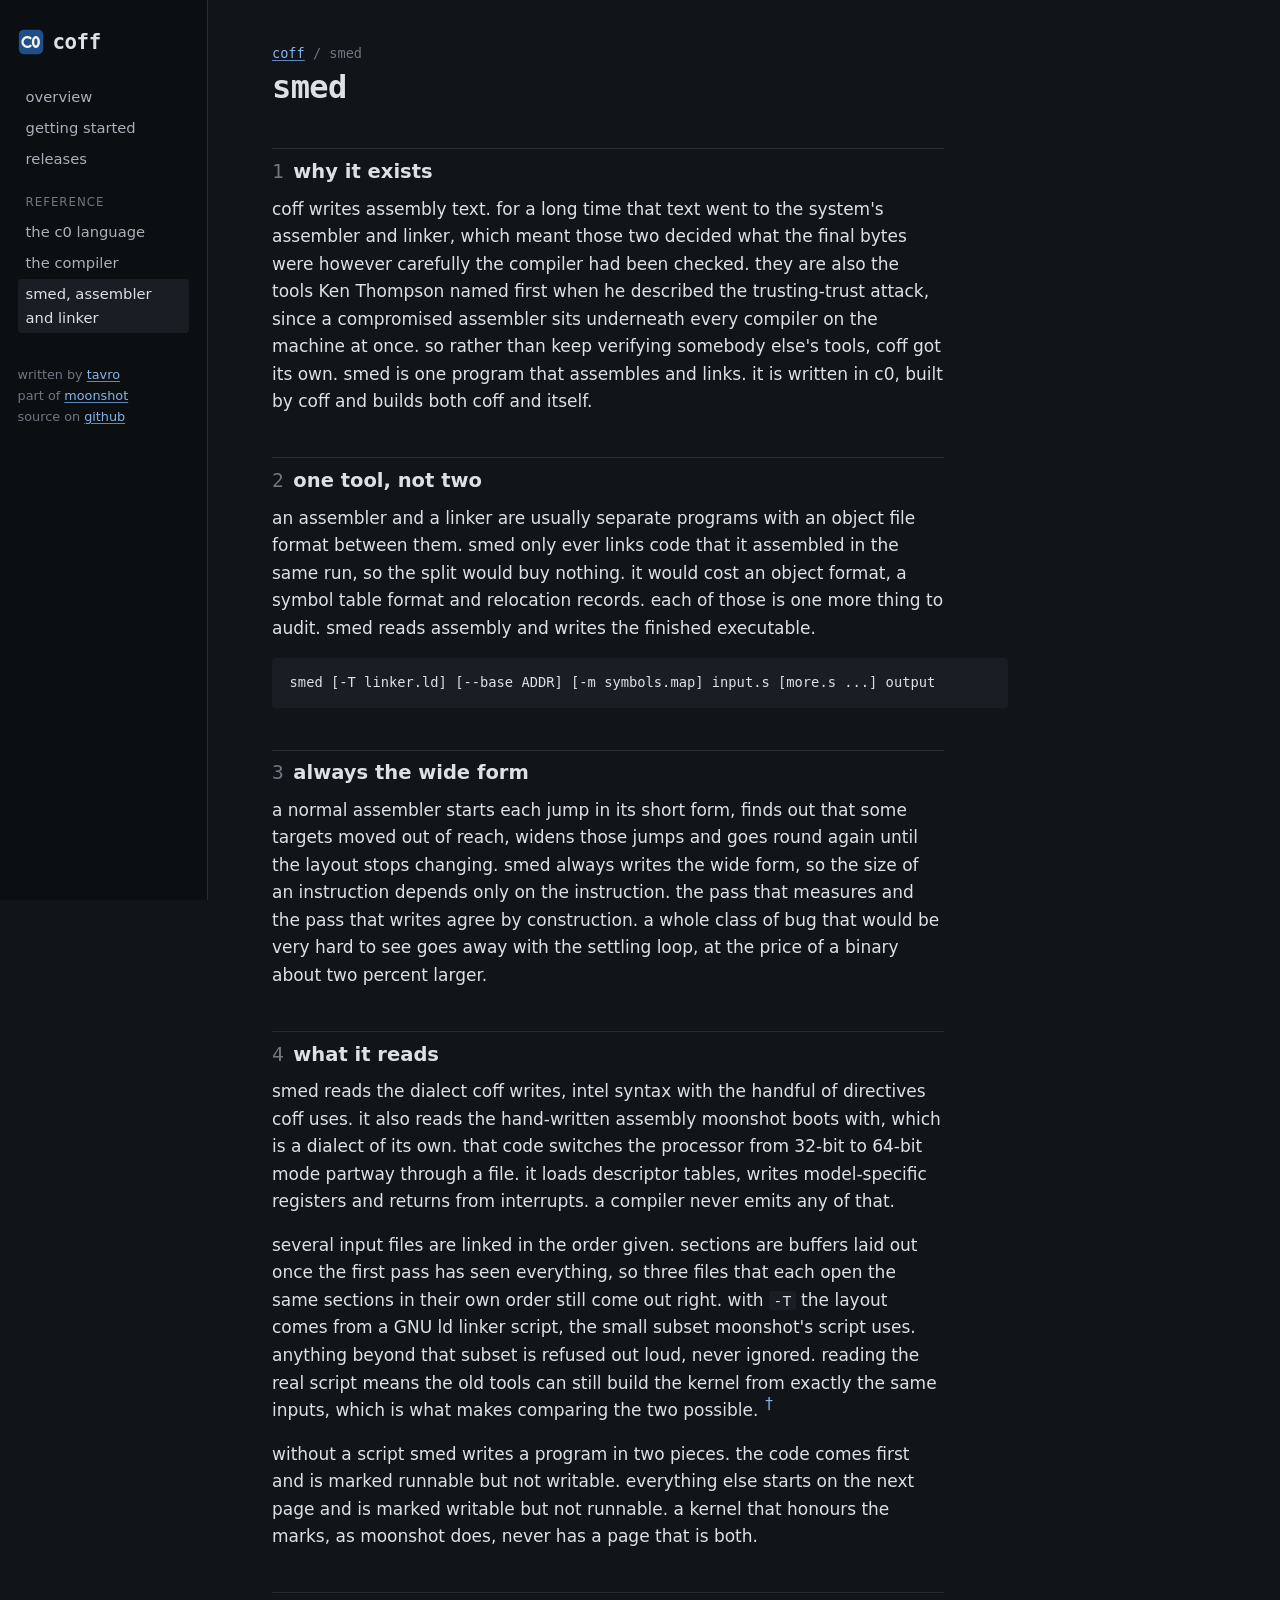
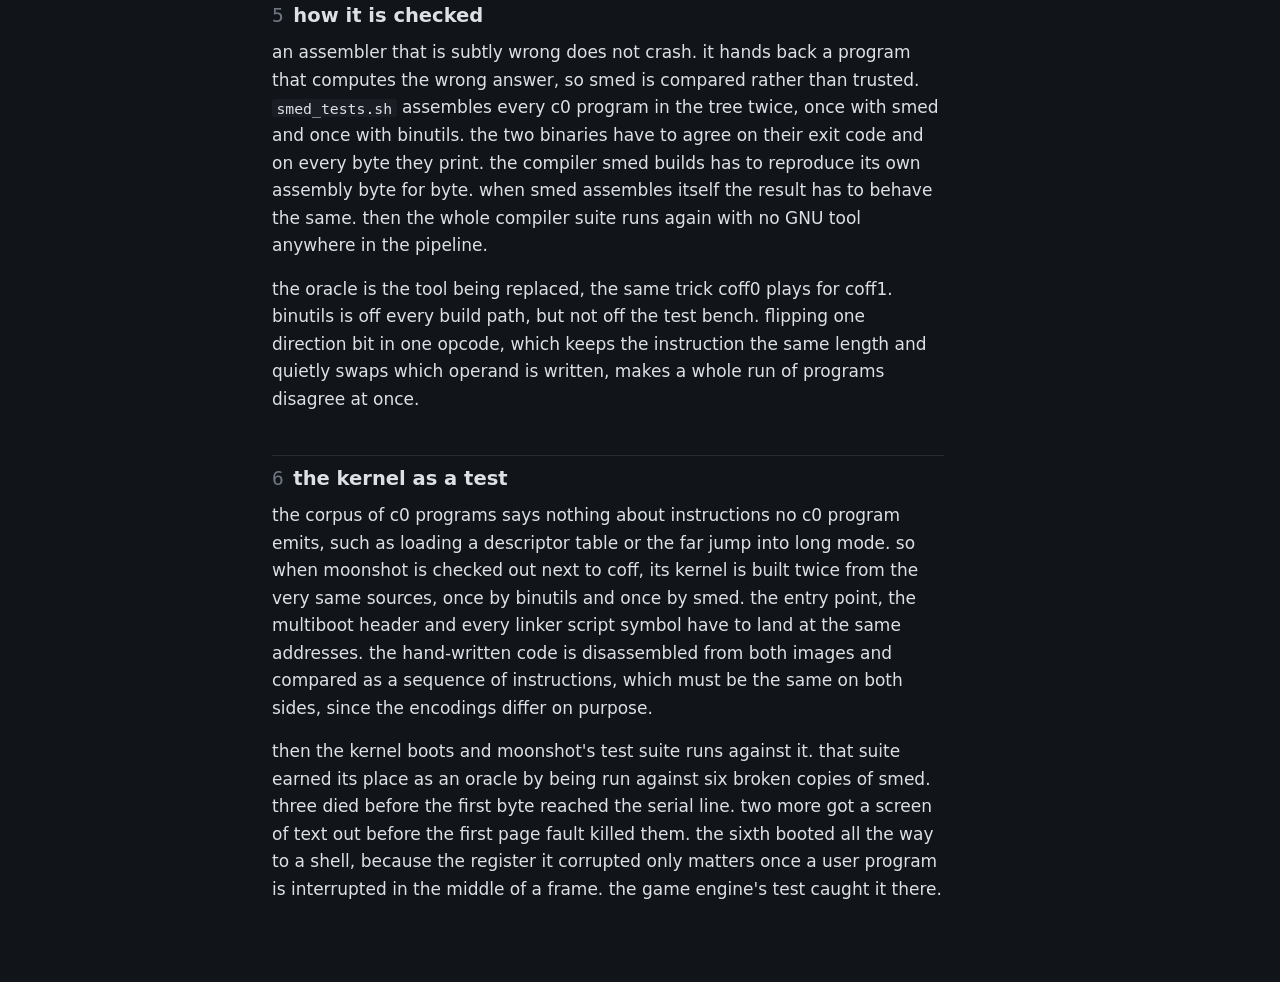
<file: smed/index.html>
<!DOCTYPE html>
<html lang="en">
<head>
<meta charset="UTF-8">
<meta name="viewport" content="width=device-width, initial-scale=1.0">
<title>coff · smed</title>
<meta name="description" content="smed: coff's assembler and linker in one tool, why it exists, why it never picks a short encoding and how it is checked against binutils.">
<link rel="icon" href="../favicon.svg" type="image/svg+xml">
<link rel="stylesheet" href="../style.css">
</head>
<body>
<div class="frame">

<nav class="side" aria-label="contents">
<a class="brand" href="../index.html"><img src="../favicon.svg" alt="" width="28" height="28">coff</a>
<ul class="toc">
<li><a href="../index.html">overview</a>
</li>
<li><a href="../start/index.html">getting started</a>
</li>
<li><a href="../releases/index.html">releases</a>
</li>
<li class="group">reference</li>
<li><a href="../language/index.html">the c0 language</a>
</li>
<li><a href="../compiler/index.html">the compiler</a>
</li>
<li><a href="../smed/index.html" aria-current="page">smed, assembler and linker</a>
</li>
</ul>
<p class="side-foot">written by <a href="https://tavro.se">tavro</a><br>part of <a href="https://cofflang.github.io/moonshot-website/">moonshot</a><br>source on <a href="https://github.com/cofflang/coff">github</a></p>
</nav>

<main class="page">
<p class="crumb"><a href="../index.html">coff</a> / smed</p>
<h1>smed</h1>
<h2 id="why-it-exists"><span class="num">1</span>why it exists</h2>
<p>
  coff writes assembly text. for a long time that text went to the system's
  assembler and linker, which meant those two decided what the final bytes were
  however carefully the compiler had been checked. they are also the tools Ken
  Thompson named first when he described the trusting-trust attack, since a
  compromised assembler sits underneath every compiler on the machine at once.
  so rather than keep verifying somebody else's tools, coff got its own.
  smed is one program that assembles and links. it is
  written in c0, built by coff and builds both coff and itself.
</p>

<h2 id="one-tool-not-two"><span class="num">2</span>one tool, not two</h2>
<p>
  an assembler and a linker are usually separate programs with an object file
  format between them. smed only ever links code that it assembled in the same
  run, so the split would buy nothing. it would cost an object format, a
  symbol table format and relocation records. each of those is one more
  thing to audit. smed reads assembly and writes the finished executable.
</p>
<pre><code>smed [-T linker.ld] [--base ADDR] [-m symbols.map] input.s [more.s ...] output</code></pre>

<h2 id="always-the-wide-form"><span class="num">3</span>always the wide form</h2>
<p>
  a normal assembler starts each jump in its short form, finds out that some
  targets moved out of reach, widens those jumps and goes round again until the
  layout stops changing. smed always writes the wide form, so the size of an
  instruction depends only on the instruction. the pass that measures and the
  pass that writes agree by construction. a whole class of bug that would be
  very hard to see goes away with the settling loop, at the price of a binary
  about two percent larger.
</p>

<h2 id="what-it-reads"><span class="num">4</span>what it reads</h2>
<p>
  smed reads the dialect coff writes, intel syntax with the handful of
  directives coff uses. it also reads the hand-written assembly moonshot boots
  with, which is a dialect of its own. that code switches the processor from
  32-bit to 64-bit mode partway through a file. it loads descriptor tables,
  writes model-specific registers and returns from interrupts. a compiler
  never emits any of that.
</p>
<p>
  several input files are linked in the order given. sections are buffers
  laid out once the first pass has seen everything, so three files that each
  open the same sections in their own order still come out right. with
  <code>-T</code> the layout comes from a GNU ld linker script, the small
  subset moonshot's script uses. anything beyond that subset is refused out
  loud, never ignored. reading the real script means the old tools can still
  build the kernel from exactly the same inputs, which is what makes comparing
  the two possible.<span class="sn"><label class="sn-marker" for="sn-smed-4">†</label><input type="checkbox" id="sn-smed-4" class="sn-toggle"><span class="sidenote">one detail cost an hour with no output at all. the first kernel smed linked had no section header table, because nothing needed one. a header count of zero is the ELF convention for a count too large to fit in the field, so the boot loader went looking for a table that was not there and gave up without a word. one all-zero entry satisfies it.</span></span>
</p>
<p>
  without a script smed writes a program in two pieces. the code comes first
  and is marked runnable but not writable. everything else starts on the next
  page and is marked writable but not runnable. a kernel that honours the
  marks, as moonshot does, never has a page that is both.
</p>

<h2 id="how-it-is-checked"><span class="num">5</span>how it is checked</h2>
<p>
  an assembler that is subtly wrong does not crash. it hands back a program
  that computes the wrong answer, so smed is compared rather than trusted.
  <code>smed_tests.sh</code> assembles every c0 program in the tree twice,
  once with smed and once with binutils. the two binaries have to agree on
  their exit code and on every byte they print. the compiler smed builds has
  to reproduce its own assembly byte for byte. when smed assembles itself the
  result has to behave the same. then the whole compiler suite runs again with
  no GNU tool anywhere in the pipeline.
</p>
<p>
  the oracle is the tool being replaced, the same trick coff0 plays for coff1.
  binutils is off every build path, but not off the test bench. flipping one
  direction bit in one opcode, which keeps the instruction the same length and
  quietly swaps which operand is written, makes a whole run of programs
  disagree at once.
</p>

<h2 id="the-kernel-as-a-test"><span class="num">6</span>the kernel as a test</h2>
<p>
  the corpus of c0 programs says nothing about instructions no c0 program
  emits, such as loading a descriptor table or the far jump into long mode.
  so when moonshot is checked out next to coff, its kernel is built twice from
  the very same sources, once by binutils and once by smed. the entry point,
  the multiboot header and every linker script symbol have to land at the same
  addresses. the hand-written code is disassembled from both images and
  compared as a sequence of instructions, which must be the same on both
  sides, since the encodings differ on purpose.
</p>
<p>
  then the kernel boots and moonshot's test suite runs against it. that suite
  earned its place as an oracle by being run against six broken
  copies of smed. three died before the first byte reached the serial line. two
  more got a screen of text out before the first page fault killed them.
  the sixth booted all the way to a shell, because the register it corrupted
  only matters once a user program is interrupted in the middle of a frame.
  the game engine's test caught it there.
</p>
</main>

</div>
</body>
</html>
</file>
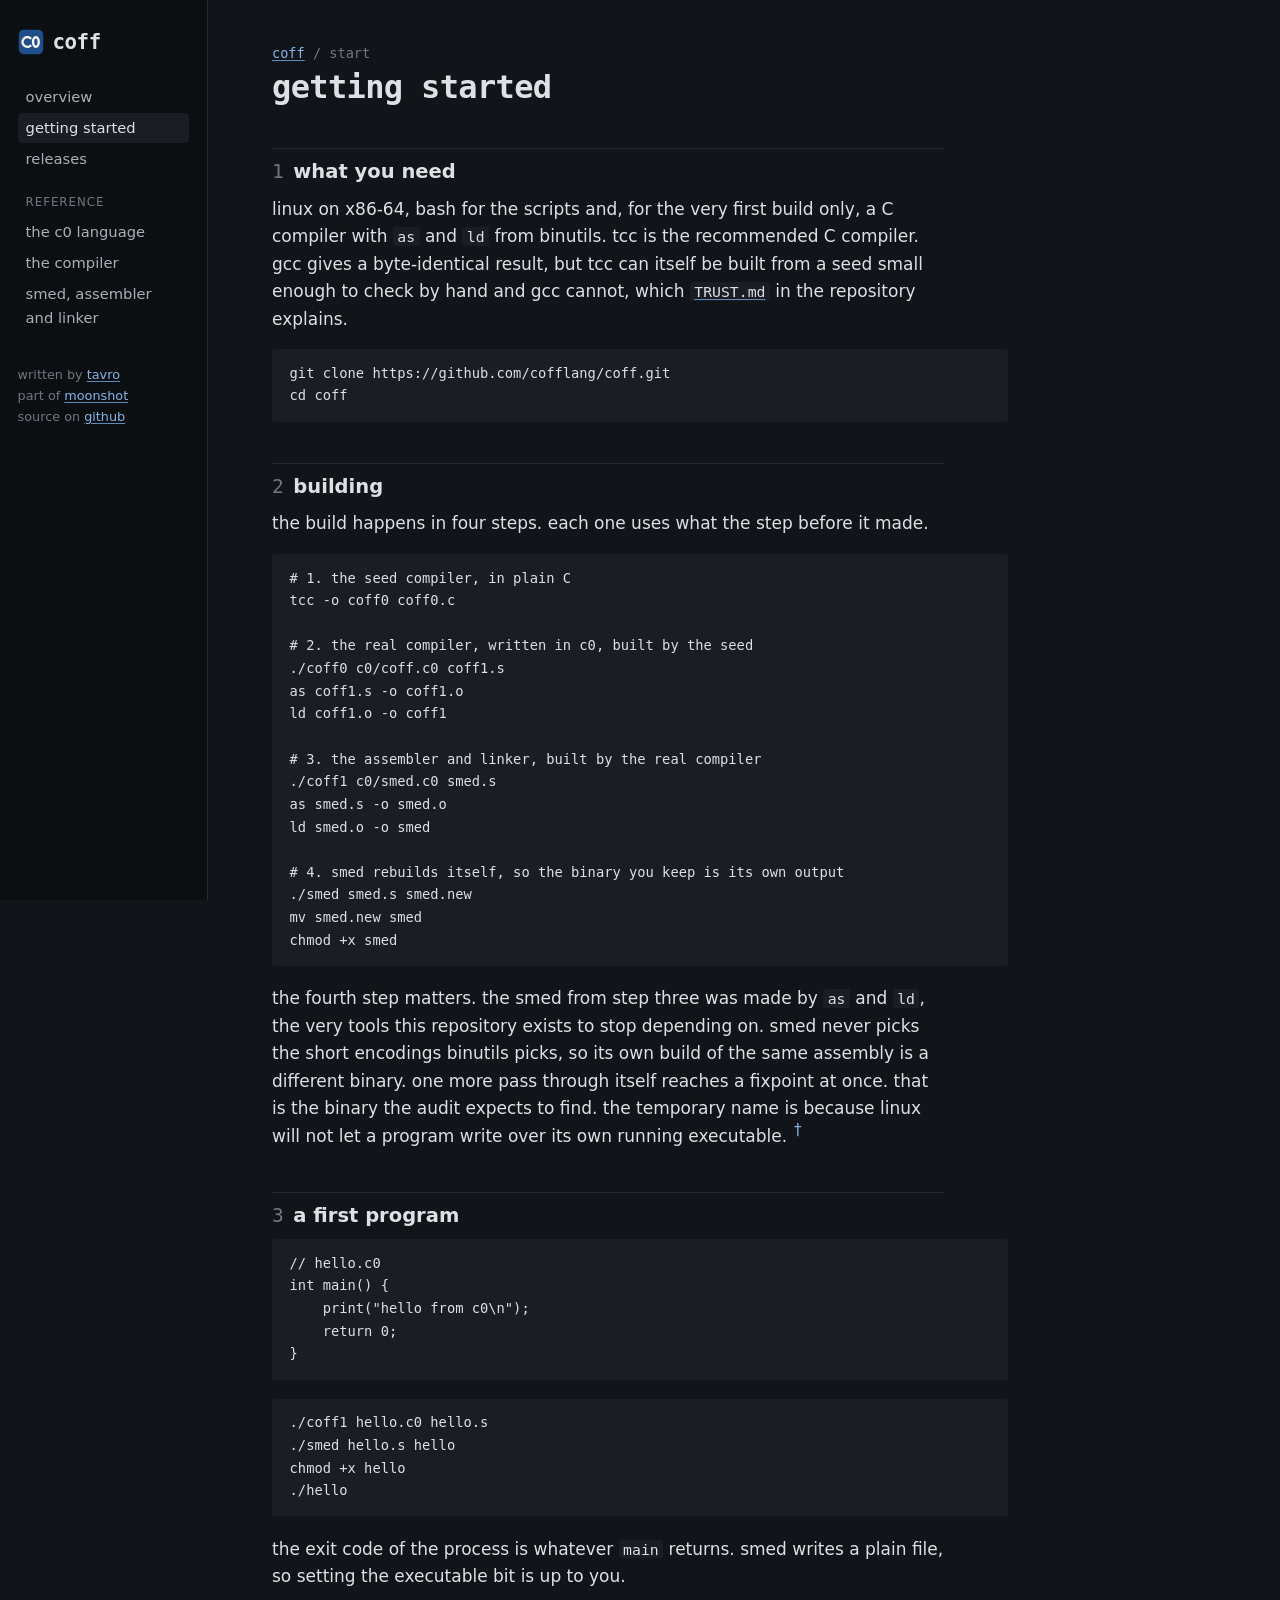
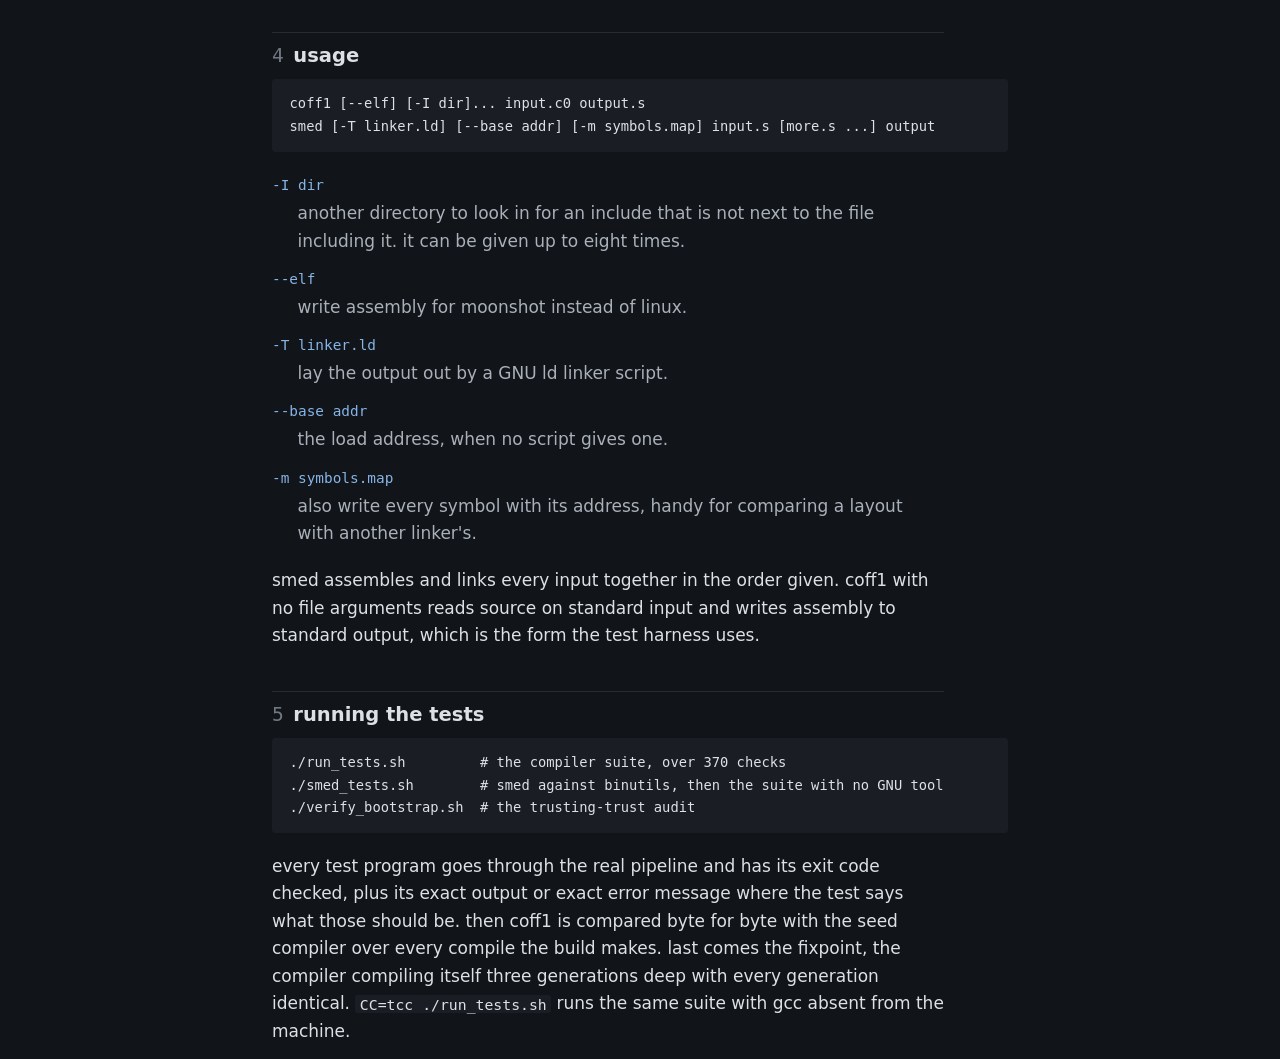
<file: start/index.html>
<!DOCTYPE html>
<html lang="en">
<head>
<meta charset="UTF-8">
<meta name="viewport" content="width=device-width, initial-scale=1.0">
<title>coff · getting started</title>
<meta name="description" content="how to bootstrap coff and smed from source and compile a first c0 program.">
<link rel="icon" href="../favicon.svg" type="image/svg+xml">
<link rel="stylesheet" href="../style.css">
</head>
<body>
<div class="frame">

<nav class="side" aria-label="contents">
<a class="brand" href="../index.html"><img src="../favicon.svg" alt="" width="28" height="28">coff</a>
<ul class="toc">
<li><a href="../index.html">overview</a>
</li>
<li><a href="../start/index.html" aria-current="page">getting started</a>
</li>
<li><a href="../releases/index.html">releases</a>
</li>
<li class="group">reference</li>
<li><a href="../language/index.html">the c0 language</a>
</li>
<li><a href="../compiler/index.html">the compiler</a>
</li>
<li><a href="../smed/index.html">smed, assembler and linker</a>
</li>
</ul>
<p class="side-foot">written by <a href="https://tavro.se">tavro</a><br>part of <a href="https://cofflang.github.io/moonshot-website/">moonshot</a><br>source on <a href="https://github.com/cofflang/coff">github</a></p>
</nav>

<main class="page">
<p class="crumb"><a href="../index.html">coff</a> / start</p>
<h1>getting started</h1>
<h2 id="what-you-need"><span class="num">1</span>what you need</h2>
<p>
  linux on x86-64, bash for the scripts and, for the very first build only, a
  C compiler with <code>as</code> and <code>ld</code> from binutils. tcc is the
  recommended C compiler. gcc gives a byte-identical result, but tcc can itself
  be built from a seed small enough to check by hand and gcc cannot, which
  <a href="https://github.com/cofflang/coff/blob/main/TRUST.md"><code>TRUST.md</code></a> in the repository explains.
</p>
<pre><code>git clone https://github.com/cofflang/coff.git
cd coff</code></pre>

<h2 id="building"><span class="num">2</span>building</h2>
<p>
  the build happens in four steps. each one uses what the step before it made.
</p>
<pre><code># 1. the seed compiler, in plain C
tcc -o coff0 coff0.c

# 2. the real compiler, written in c0, built by the seed
./coff0 c0/coff.c0 coff1.s
as coff1.s -o coff1.o
ld coff1.o -o coff1

# 3. the assembler and linker, built by the real compiler
./coff1 c0/smed.c0 smed.s
as smed.s -o smed.o
ld smed.o -o smed

# 4. smed rebuilds itself, so the binary you keep is its own output
./smed smed.s smed.new
mv smed.new smed
chmod +x smed</code></pre>
<p>
  the fourth step matters. the smed from step three was made by
  <code>as</code> and <code>ld</code>, the very tools this repository exists to
  stop depending on. smed never picks the short encodings binutils picks, so
  its own build of the same assembly is a different binary. one more pass
  through itself reaches a fixpoint at once. that is the binary the audit
  expects to find. the temporary name is because linux will not let a program
  write over its own running executable.<span class="sn"><label class="sn-marker" for="sn-start-2">†</label><input type="checkbox" id="sn-start-2" class="sn-toggle"><span class="sidenote">after step four you never need the C compiler, <code>as</code> or <code>ld</code> again. the test scripts still use them, the C compiler to rebuild the seed and binutils as the reference smed is compared against.</span></span>
</p>

<h2 id="a-first-program"><span class="num">3</span>a first program</h2>
<pre><code>// hello.c0
int main() {
    print("hello from c0\n");
    return 0;
}</code></pre>
<pre><code>./coff1 hello.c0 hello.s
./smed hello.s hello
chmod +x hello
./hello</code></pre>
<p>
  the exit code of the process is whatever <code>main</code> returns. smed
  writes a plain file, so setting the executable bit is up to you.
</p>

<h2 id="usage"><span class="num">4</span>usage</h2>
<pre><code>coff1 [--elf] [-I dir]... input.c0 output.s
smed [-T linker.ld] [--base addr] [-m symbols.map] input.s [more.s ...] output</code></pre>
<dl class="opts">
  <dt><code>-I dir</code></dt>
  <dd>another directory to look in for an include that is not next to the file including it. it can be given up to eight times.</dd>
  <dt><code>--elf</code></dt>
  <dd>write assembly for moonshot instead of linux.</dd>
  <dt><code>-T linker.ld</code></dt>
  <dd>lay the output out by a GNU ld linker script.</dd>
  <dt><code>--base addr</code></dt>
  <dd>the load address, when no script gives one.</dd>
  <dt><code>-m symbols.map</code></dt>
  <dd>also write every symbol with its address, handy for comparing a layout with another linker's.</dd>
</dl>
<p>
  smed assembles and links every input together in the order given. coff1
  with no file arguments reads source on standard input and writes assembly to
  standard output, which is the form the test harness uses.
</p>

<h2 id="running-the-tests"><span class="num">5</span>running the tests</h2>
<pre><code>./run_tests.sh         # the compiler suite, over 370 checks
./smed_tests.sh        # smed against binutils, then the suite with no GNU tool
./verify_bootstrap.sh  # the trusting-trust audit</code></pre>
<p>
  every test program goes through the real pipeline and has its exit code
  checked, plus its exact output or exact error message where the test says
  what those should be. then coff1 is compared byte for byte
  with the seed compiler over every compile the build makes. last comes the fixpoint, the
  compiler compiling itself three generations deep with every generation
  identical. <code>CC=tcc ./run_tests.sh</code> runs the same suite with gcc
  absent from the machine.
</p>
</main>

</div>
</body>
</html>
</file>
<file: style.css>
:root {
  color-scheme: dark;

  --paper:     #111418;
  --side:      #0c0f12;
  --panel:     #1a1e24;
  --ink:       #dde1e6;
  --ink-soft:  #a9b0b9;
  --muted:     #6f7782;
  --rule:      #262c34;
  --accent:    #86b4e6;
  --accent-dim:#5f8ab8;

  --sans: system-ui, -apple-system, 'Segoe UI', Roboto, 'Helvetica Neue', 'Noto Sans', 'Liberation Sans', Arial, sans-serif;
  --mono: ui-monospace, 'SF Mono', 'Cascadia Mono', 'DejaVu Sans Mono', Menlo, Consolas, monospace;

  --side-w: 13rem;
  --measure: 42rem;
}

*, *::before, *::after { box-sizing: border-box; }
html { -webkit-text-size-adjust: 100%; }

body {
  margin: 0;
  background: var(--paper);
  color: var(--ink);
  font-family: var(--sans);
  font-size: 17px;
  line-height: 1.62;
  -webkit-font-smoothing: antialiased;
}

a { color: var(--accent); text-decoration: underline; text-decoration-color: var(--accent-dim); text-decoration-thickness: 1px; text-underline-offset: 2px; }
a:hover { text-decoration-color: currentColor; }
a:focus-visible { outline: 2px solid var(--accent); outline-offset: 2px; border-radius: 2px; }
::selection { background: var(--accent); color: var(--paper); }

.frame {
  display: grid;
  grid-template-columns: var(--side-w) minmax(0, 1fr);
  min-height: 100vh;
}

.side {
  position: sticky;
  top: 0;
  height: 100vh;
  overflow-y: auto;
  border-right: 1px solid var(--rule);
  background: var(--side);
  padding: 1.6rem 1.1rem 2rem;
  font-size: 0.92rem;
}

.brand {
  display: flex;
  align-items: center;
  gap: 0.55rem;
  margin-bottom: 1.4rem;
  color: var(--ink);
  text-decoration: none;
  font-family: var(--mono);
  font-weight: 700;
  font-size: 1.3rem;
  letter-spacing: -0.02em;
}
.brand img { width: 26px; height: 26px; }

.toc { list-style: none; margin: 0; padding: 0; }
.toc > li { margin: 0.05rem 0; }
.toc a {
  display: block;
  padding: 0.2rem 0.5rem;
  border-radius: 4px;
  color: var(--ink-soft);
  text-decoration: none;
}
.toc a:hover { background: var(--panel); color: var(--ink); }
.toc a[aria-current="page"] { color: var(--ink); background: var(--panel); }
.toc .group {
  margin: 1.2rem 0 0.3rem 0.5rem;
  color: var(--muted);
  font-size: 0.74rem;
  letter-spacing: 0.08em;
  text-transform: uppercase;
}

.side-foot { margin-top: 2rem; color: var(--muted); font-size: 0.8rem; }

.page { padding: 2.6rem clamp(1rem, 5vw, 4rem) 4rem; }
.page > * { max-width: var(--measure); }
.page > pre, .page > table, .page > .table-wrap, .page > .chain { max-width: calc(var(--measure) + 4rem); }

.crumb { margin: 0 0 0.3rem; font-family: var(--mono); font-size: 0.85rem; color: var(--muted); }
h1 {
  margin: 0 0 1.6rem;
  font-family: var(--mono);
  font-size: 2rem;
  font-weight: 700;
  letter-spacing: -0.02em;
  line-height: 1.2;
}

h2 {
  margin: 2.6rem 0 0.7rem;
  padding-top: 0.6rem;
  border-top: 1px solid var(--rule);
  font-size: 1.22rem;
  font-weight: 650;
  line-height: 1.3;
}
h2 .num { font-family: var(--mono); color: var(--muted); font-weight: 400; margin-right: 0.6rem; }

h3 {
  margin: 1.8rem 0 0.4rem;
  font-family: var(--mono);
  font-size: 0.95rem;
  font-weight: 600;
  color: var(--accent);
}
h3 + pre { margin-top: 0.3rem; }

p { margin: 0 0 1rem; }
ul.plain { padding-left: 1.2rem; }

code {
  font-family: var(--mono);
  font-size: 0.87em;
  color: var(--ink);
}
p code, li code, td code, dd code { background: var(--panel); padding: 0.05em 0.3em; border-radius: 3px; }
pre {
  margin: 0 0 1.2rem;
  padding: 0.85rem 1.1rem;
  overflow-x: auto;
  background: var(--panel);
  border-radius: 4px;
  font-size: 0.86rem;
  line-height: 1.5;
}
pre code { font-size: inherit; }

dl.opts { margin: 0 0 1.2rem; }
dl.opts dt { margin-top: 0.6rem; }
dl.opts dt code { font-size: 0.9rem; color: var(--accent); }
dl.opts dd { margin: 0.1rem 0 0 1.6rem; color: var(--ink-soft); }

.sn-toggle { display: none; }
.sn-marker {
  color: var(--accent);
  cursor: pointer;
  font-size: 0.9em;
  vertical-align: super;
  line-height: 0;
  padding: 0.35em 0.4em;
  margin: 0 0.05em;
  border-radius: 3px;
  user-select: none;
}
.sn-marker:hover { background: var(--panel); }
.sidenote { display: none; }
.sn-toggle:checked ~ .sidenote {
  display: block;
  float: right;
  clear: right;
  width: 13rem;
  margin: 0.2rem -16rem 1rem 0;
  font-size: 0.85rem;
  line-height: 1.5;
  color: var(--ink-soft);
}
.sidenote code { font-size: 0.85em; }

table {
  width: 100%;
  margin: 0.4rem 0 1.4rem;
  border-collapse: collapse;
  font-size: 0.92rem;
}
th, td { text-align: left; vertical-align: top; padding: 0.45rem 0.7rem; border-bottom: 1px solid var(--rule); }
th { font-weight: 600; color: var(--muted); font-size: 0.82rem; letter-spacing: 0.04em; text-transform: uppercase; }
td:first-child { white-space: nowrap; }
.table-wrap { overflow-x: auto; }

.chain { margin: 1rem 0 1.4rem; padding: 0; list-style: none; font-family: var(--mono); font-size: 0.88rem; }
.chain li {
  display: grid;
  grid-template-columns: 9rem 1fr;
  gap: 1rem;
  padding: 0.35rem 0.8rem;
  border-left: 2px solid var(--rule);
  margin-left: 0.4rem;
}
.chain .what { font-family: var(--sans); color: var(--ink-soft); }

.releases { margin: 1.4rem 0; padding: 0; list-style: none; }
.releases li { display: flex; flex-wrap: wrap; gap: 0.2rem 1.2rem; align-items: baseline; padding: 0.45rem 0; border-bottom: 1px solid var(--rule); }
.releases .ver { min-width: 4.5rem; font-family: var(--mono); font-weight: 600; }
.releases .date { min-width: 6rem; font-family: var(--mono); font-size: 0.85rem; color: var(--muted); }
.releases .for { color: var(--ink-soft); font-size: 0.92rem; }
.releases a { margin-left: auto; }

@media (max-width: 80rem) {
  .sn-toggle:checked ~ .sidenote {
    float: none;
    clear: none;
    width: auto;
    margin: 0.7rem 0;
    padding: 0.6rem 0.9rem;
    background: var(--panel);
    border-radius: 3px;
  }
}

@media (max-width: 52rem) {
  .frame { display: block; }
  .side { position: static; height: auto; border-right: 0; border-bottom: 1px solid var(--rule); padding: 1rem; }
  .brand { margin-bottom: 0.6rem; }
  .toc { display: flex; flex-wrap: wrap; gap: 0.2rem; }
  .toc .group, .side-foot { display: none; }
  .page { padding: 1.5rem 1rem 3rem; }
  .chain li { grid-template-columns: 1fr; gap: 0; }
}
</file>
